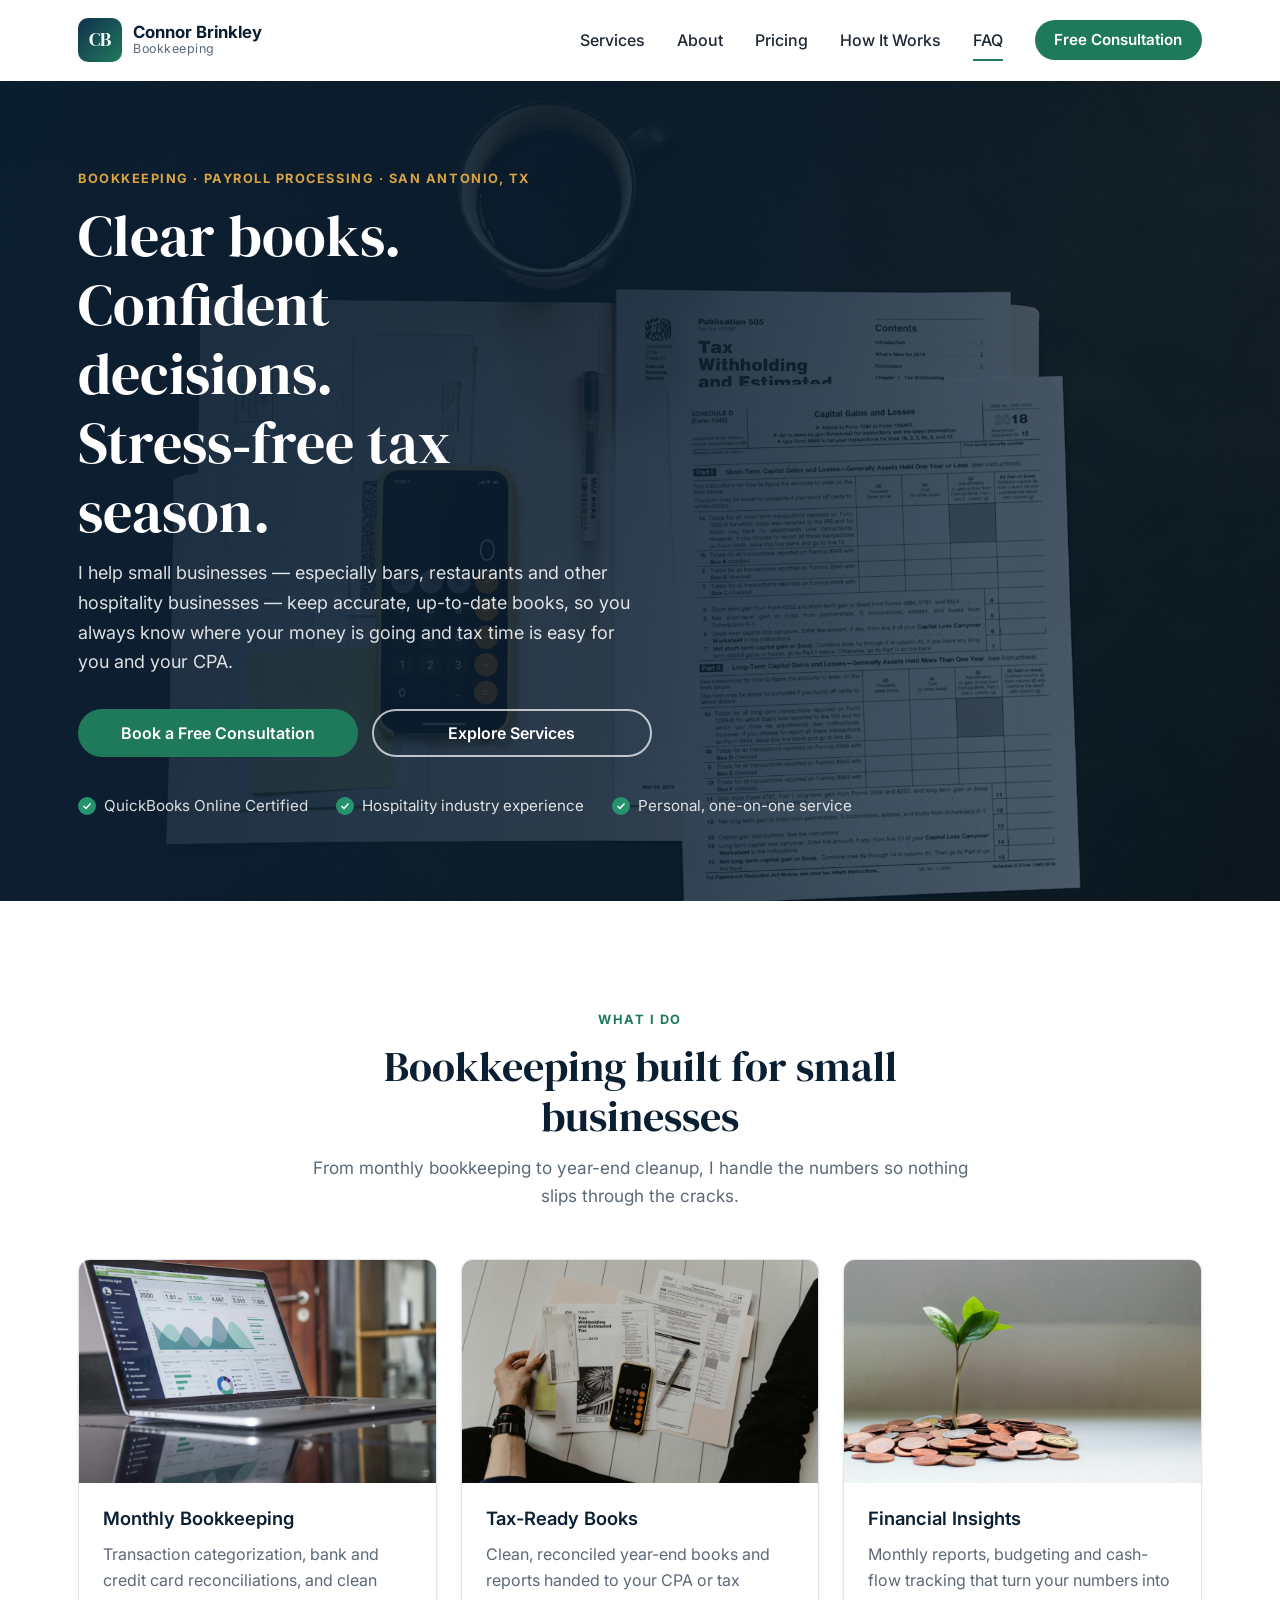
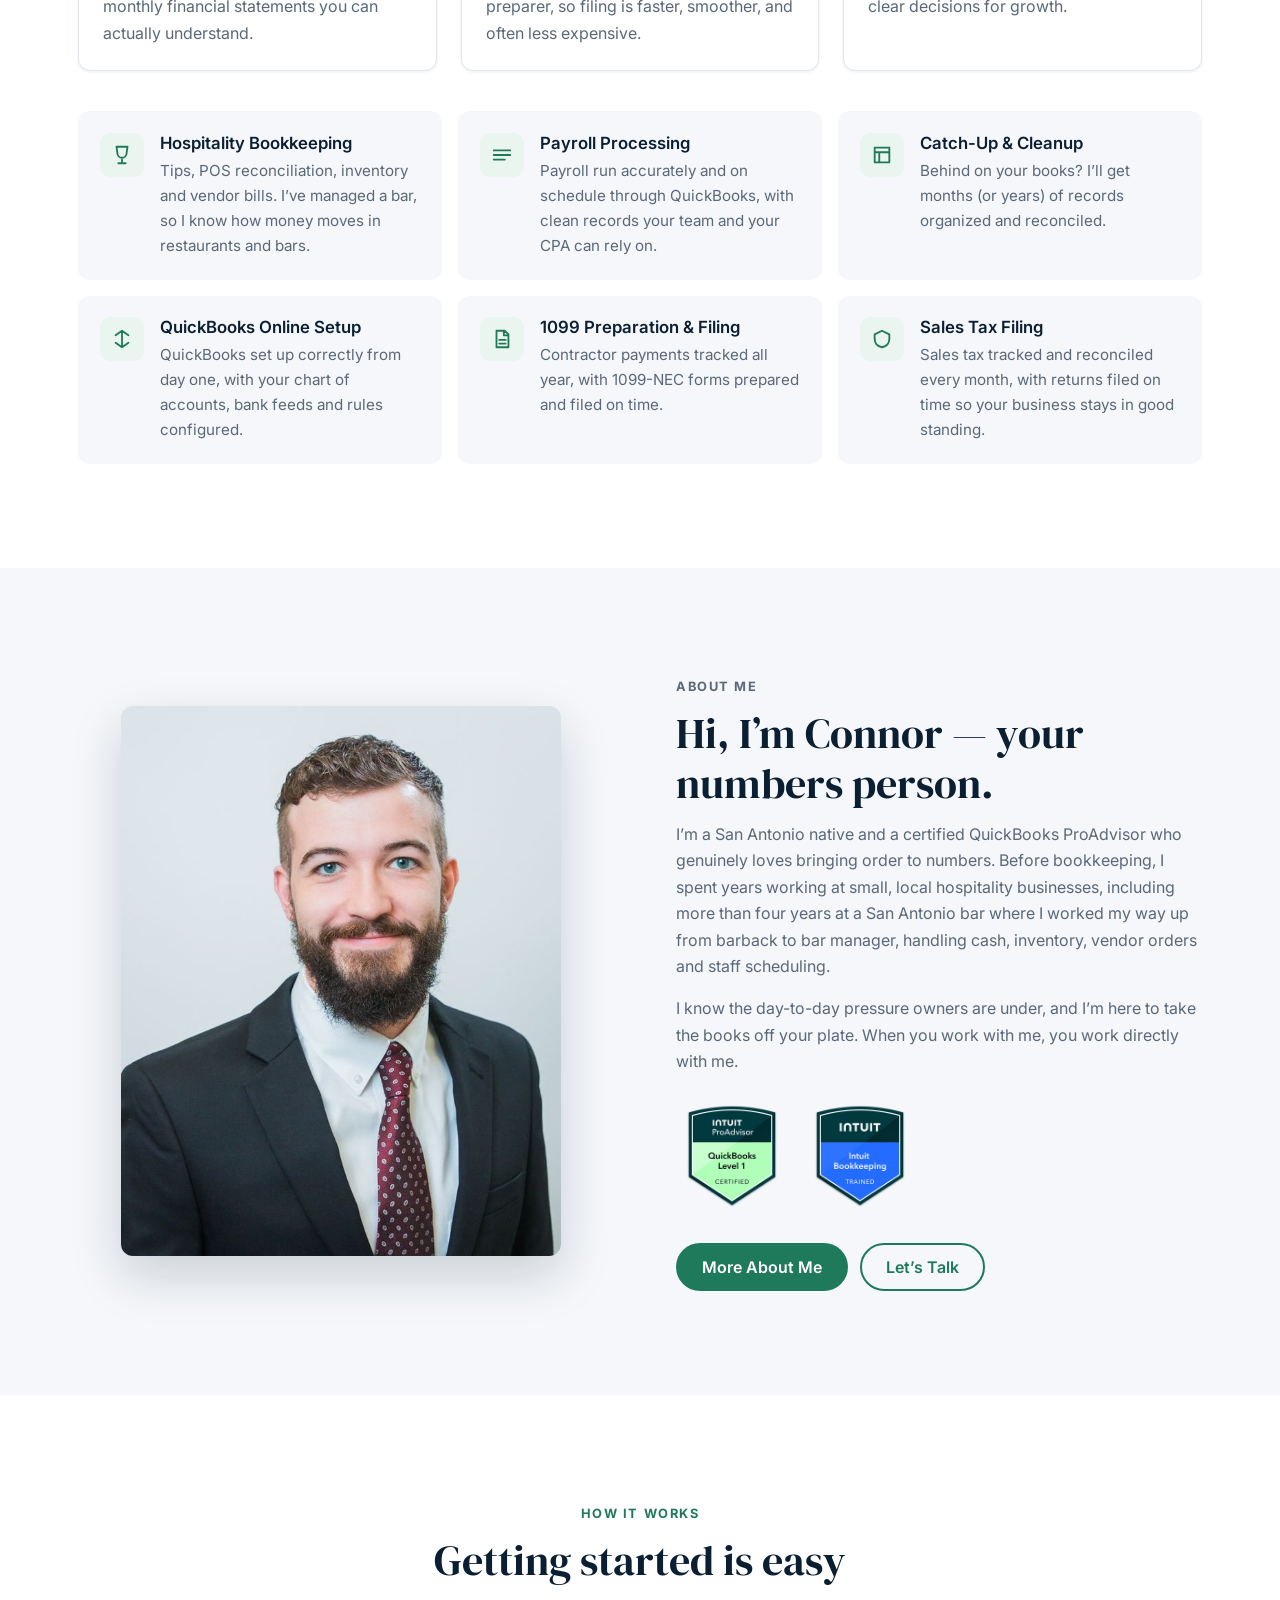
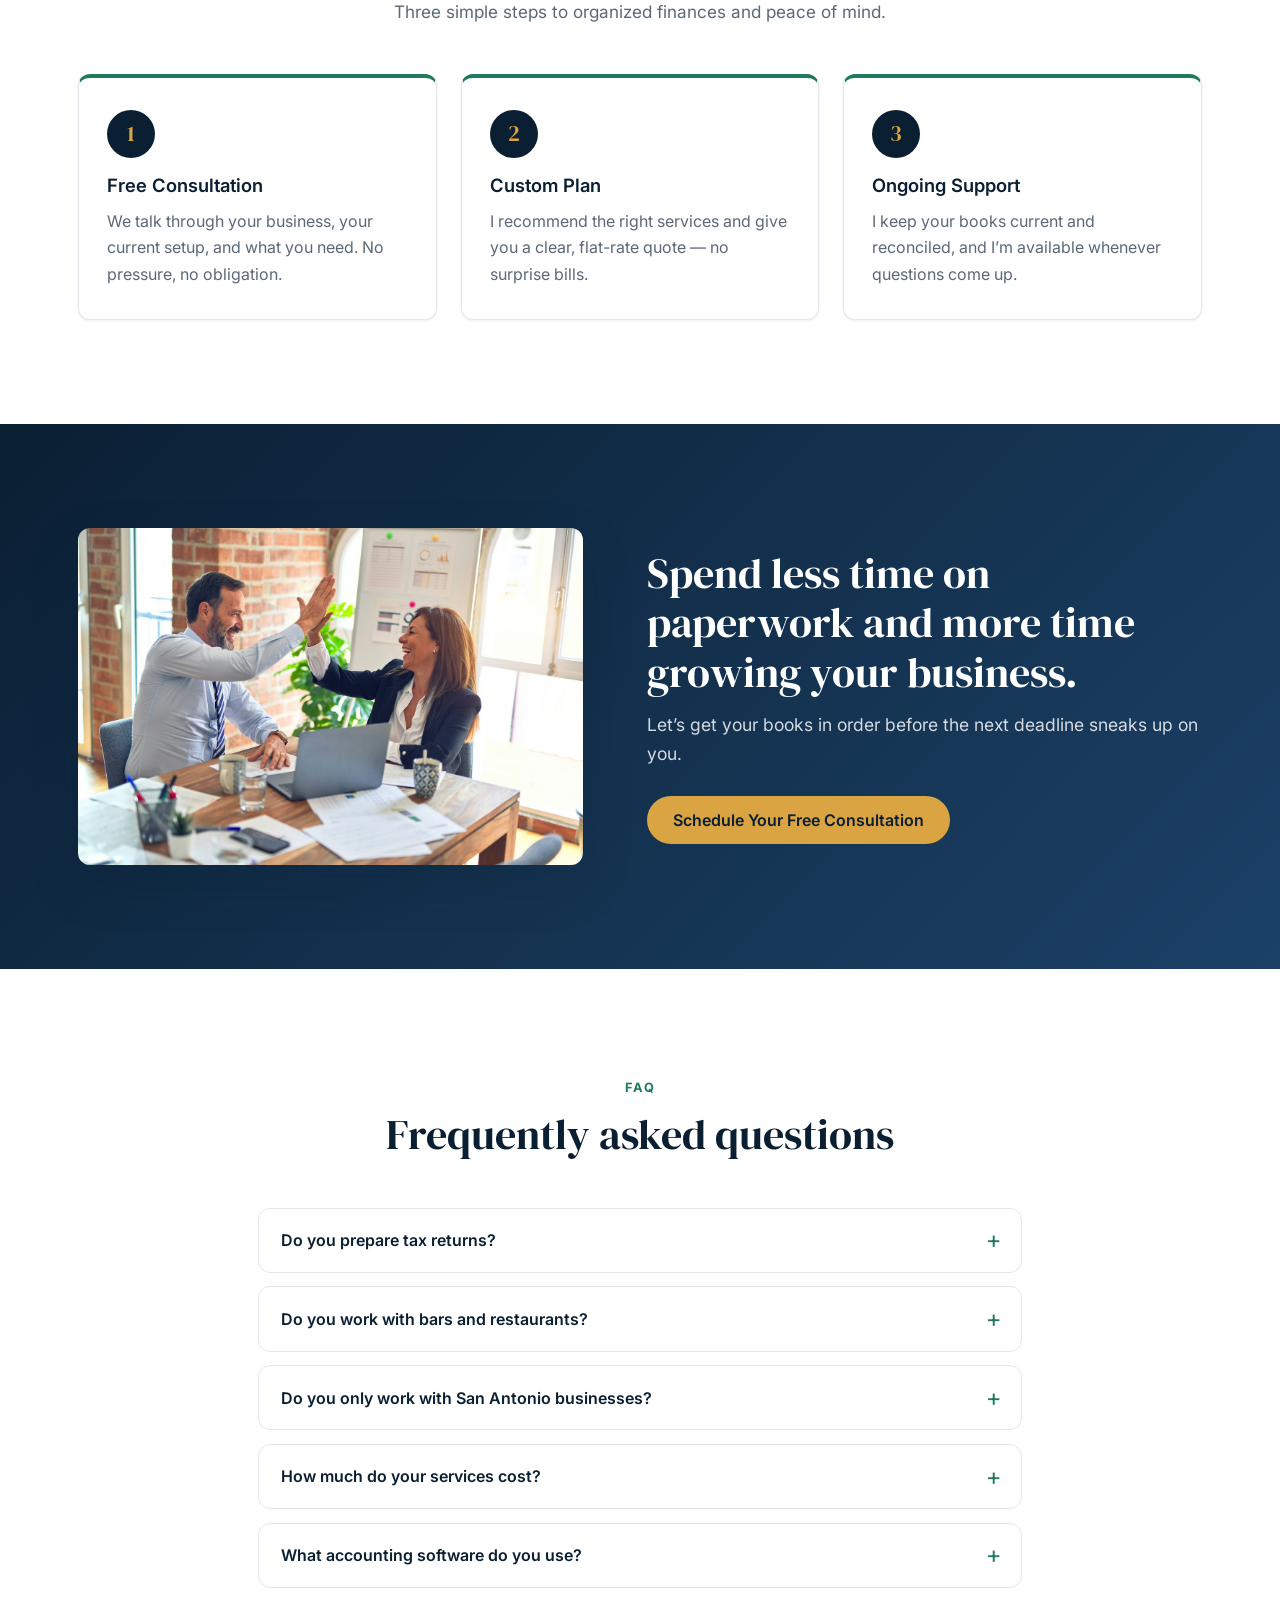
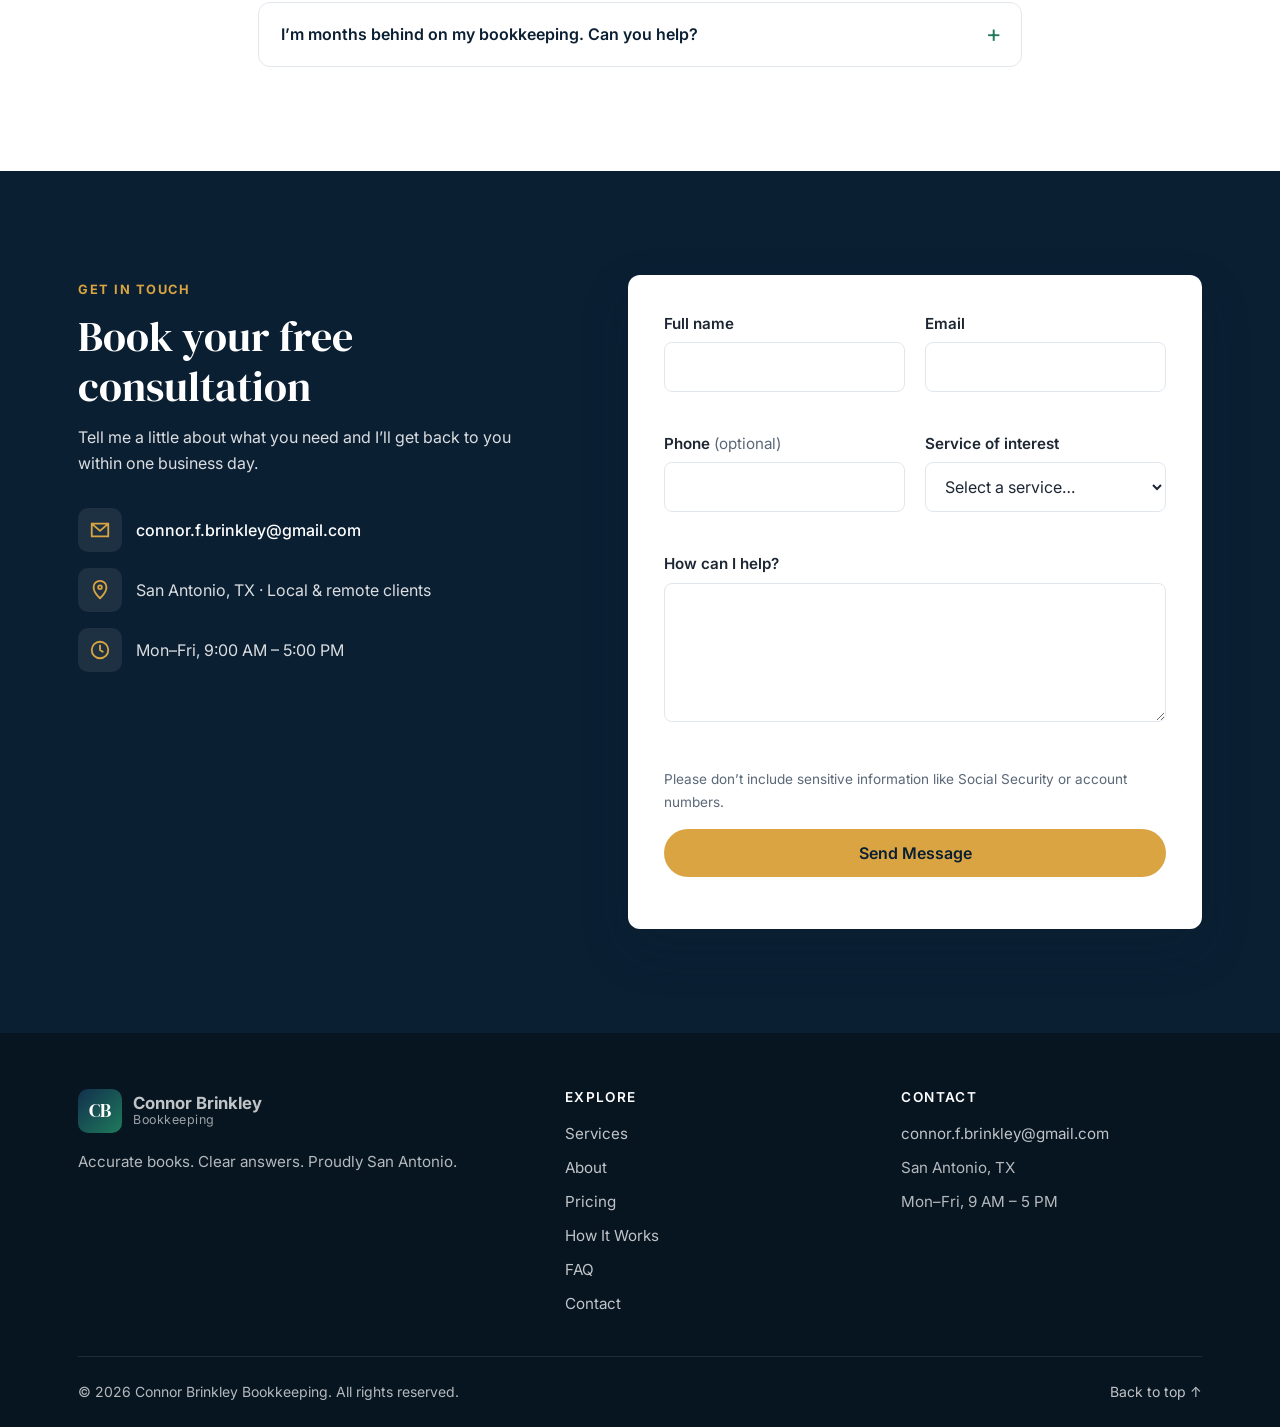
<file: index.html>
<!DOCTYPE html>
<html lang="en">
<head>
  <meta charset="UTF-8">
  <meta name="viewport" content="width=device-width, initial-scale=1.0">
  <title>Connor Brinkley Bookkeeping | San Antonio Bookkeeping &amp; QuickBooks Services</title>
  <meta name="description" content="Accurate, affordable bookkeeping for San Antonio small businesses, with a specialty in bars, restaurants and hospitality. QuickBooks Online certified. Book a free consultation with Connor Brinkley.">

  <meta name="theme-color" content="#0b1f33">

  <!-- Social sharing previews (Facebook, LinkedIn, iMessage, etc.) -->
  <meta property="og:type" content="website">
  <meta property="og:title" content="Connor Brinkley Bookkeeping">
  <meta property="og:description" content="Accurate, affordable bookkeeping for San Antonio small businesses and hospitality owners. QuickBooks Online certified.">
  <meta property="og:image" content="https://mithrilcode.github.io/connor-brinkley-bookkeeping/images/hero-tax-documents.jpg">
  <meta property="og:url" content="https://mithrilcode.github.io/connor-brinkley-bookkeeping/">
  <meta name="twitter:card" content="summary_large_image">

  <link rel="icon" href="images/favicon.svg" type="image/svg+xml">

  <link rel="preconnect" href="https://fonts.googleapis.com">
  <link rel="preconnect" href="https://fonts.gstatic.com" crossorigin>
  <link href="https://fonts.googleapis.com/css2?family=DM+Serif+Display&family=Inter:wght@400;500;600;700&display=swap" rel="stylesheet">
  <link rel="stylesheet" href="css/styles.css">
</head>
<body>
  <a class="skip-link" href="#main">Skip to content</a>

  <!-- ============ HEADER / NAVIGATION ============ -->
  <header class="site-header" id="top">
    <div class="container nav-wrap">
      <a href="index.html" class="logo" aria-label="Connor Brinkley Bookkeeping home">
        <span class="logo-mark" aria-hidden="true">CB</span>
        <span class="logo-text">
          <strong>Connor Brinkley</strong>
          <small>Bookkeeping</small>
        </span>
      </a>

      <button class="nav-toggle" aria-controls="primary-nav" aria-expanded="false">
        <span class="sr-only">Open menu</span>
        <span class="bar"></span><span class="bar"></span><span class="bar"></span>
      </button>

      <nav class="primary-nav" id="primary-nav" aria-label="Primary">
        <ul>
          <li><a href="#services">Services</a></li>
          <li><a href="about.html">About</a></li>
          <li><a href="pricing.html">Pricing</a></li>
          <li><a href="#process">How It Works</a></li>
          <li><a href="#faq">FAQ</a></li>
          <li><a href="#contact" class="btn btn-primary btn-sm">Free Consultation</a></li>
        </ul>
      </nav>
    </div>
  </header>

  <main id="main">
    <!-- ============ HERO ============ -->
    <section class="hero">
      <div class="container hero-content">
        <p class="eyebrow">Bookkeeping &middot; Payroll Processing &middot; San Antonio, TX</p>
        <h1>Clear books. Confident decisions. Stress&#8209;free tax season.</h1>
        <p class="lead">
          I help small businesses &mdash; especially bars, restaurants and other hospitality
          businesses &mdash; keep accurate, up-to-date books, so you always know where your
          money is going and tax time is easy for you and your CPA.
        </p>
        <div class="hero-actions">
          <a href="#contact" class="btn btn-primary">Book a Free Consultation</a>
          <a href="#services" class="btn btn-outline-light">Explore Services</a>
        </div>
        <ul class="hero-points">
          <li>QuickBooks Online Certified</li>
          <li>Hospitality industry experience</li>
          <li>Personal, one-on-one service</li>
        </ul>
      </div>
    </section>

    <!-- ============ SERVICES ============ -->
    <section class="section" id="services">
      <div class="container">
        <header class="section-head">
          <p class="eyebrow">What I Do</p>
          <h2>Bookkeeping built for small businesses</h2>
          <p>From monthly bookkeeping to year-end cleanup, I handle the numbers so nothing slips through the cracks.</p>
        </header>

        <div class="feature-grid">
          <article class="feature-card">
            <img src="images/service-bookkeeping.jpg" alt="Laptop displaying financial reports and charts" loading="lazy" width="1000" height="712">
            <div class="feature-body">
              <h3>Monthly Bookkeeping</h3>
              <p>Transaction categorization, bank and credit card reconciliations, and clean monthly financial statements you can actually understand.</p>
            </div>
          </article>
          <article class="feature-card">
            <img src="images/service-tax-preparation.jpg" alt="Tax forms and a calculator on a desk" loading="lazy" width="1000" height="574">
            <div class="feature-body">
              <h3>Tax-Ready Books</h3>
              <p>Clean, reconciled year-end books and reports handed to your CPA or tax preparer, so filing is faster, smoother, and often less expensive.</p>
            </div>
          </article>
          <article class="feature-card">
            <img src="images/service-financial-growth.jpg" alt="Green plant growing out of a pile of coins" loading="lazy" width="1000" height="667">
            <div class="feature-body">
              <h3>Financial Insights</h3>
              <p>Monthly reports, budgeting and cash-flow tracking that turn your numbers into clear decisions for growth.</p>
            </div>
          </article>
        </div>

        <div class="service-list">
          <div class="service-item">
            <span class="icon" aria-hidden="true">
              <svg viewBox="0 0 24 24"><path d="M8 21h8M12 17v4M6 3h12l-1 7a5 5 0 0 1-10 0z" /></svg>
            </span>
            <div>
              <h3>Hospitality Bookkeeping</h3>
              <p>Tips, POS reconciliation, inventory and vendor bills. I&rsquo;ve managed a bar, so I know how money moves in restaurants and bars.</p>
            </div>
          </div>
          <div class="service-item">
            <span class="icon" aria-hidden="true">
              <svg viewBox="0 0 24 24"><path d="M3 7h18M3 12h18M3 17h12" /></svg>
            </span>
            <div>
              <h3>Payroll Processing</h3>
              <p>Payroll run accurately and on schedule through QuickBooks, with clean records your team and your CPA can rely on.</p>
            </div>
          </div>
          <div class="service-item">
            <span class="icon" aria-hidden="true">
              <svg viewBox="0 0 24 24"><path d="M4 4h16v16H4zM4 9h16M9 9v11" /></svg>
            </span>
            <div>
              <h3>Catch-Up &amp; Cleanup</h3>
              <p>Behind on your books? I&rsquo;ll get months (or years) of records organized and reconciled.</p>
            </div>
          </div>
          <div class="service-item">
            <span class="icon" aria-hidden="true">
              <svg viewBox="0 0 24 24"><path d="M12 3v18M5 8l7-5 7 5M5 16l7 5 7-5" /></svg>
            </span>
            <div>
              <h3>QuickBooks Online Setup</h3>
              <p>QuickBooks set up correctly from day one, with your chart of accounts, bank feeds and rules configured.</p>
            </div>
          </div>
          <div class="service-item">
            <span class="icon" aria-hidden="true">
              <svg viewBox="0 0 24 24"><path d="M6 3h9l4 4v14H6zM14 3v5h5M9 13h7M9 17h7" /></svg>
            </span>
            <div>
              <h3>1099 Preparation &amp; Filing</h3>
              <p>Contractor payments tracked all year, with 1099-NEC forms prepared and filed on time.</p>
            </div>
          </div>
          <div class="service-item">
            <span class="icon" aria-hidden="true">
              <svg viewBox="0 0 24 24"><path d="M12 3l8 4v5c0 5-3.5 8-8 9-4.5-1-8-4-8-9V7z" /></svg>
            </span>
            <div>
              <h3>Sales Tax Filing</h3>
              <p>Sales tax tracked and reconciled every month, with returns filed on time so your business stays in good standing.</p>
            </div>
          </div>
        </div>
      </div>
    </section>

    <!-- ============ ABOUT (homepage teaser) ============ -->
    <section class="section section-alt" id="about">
      <div class="container split">
        <div class="split-media">
          <img class="headshot" src="images/connor-brinkley-headshot.jpg" alt="Headshot of Connor Brinkley" loading="lazy" width="640" height="800">
        </div>
        <div class="split-content">
          <p class="eyebrow">About Me</p>
          <h2>Hi, I&rsquo;m Connor &mdash; your numbers person.</h2>
          <p>
            I&rsquo;m a San Antonio native and a certified QuickBooks ProAdvisor who genuinely
            loves bringing order to numbers. Before bookkeeping, I spent years working at small,
            local hospitality businesses, including more than four years at a San Antonio bar where
            I worked my way up from barback to bar manager, handling cash, inventory, vendor
            orders and staff scheduling.
          </p>
          <p>
            I know the day-to-day pressure owners are under, and I&rsquo;m here to take the
            books off your plate. When you work with me, you work directly with me.
          </p>
          <ul class="badge-row" aria-label="Certifications">
            <li><img src="images/badge-quickbooks-level-1.png" alt="Intuit ProAdvisor QuickBooks Level 1 Certified badge" loading="lazy" width="480" height="480"></li>
            <li><img src="images/badge-intuit-bookkeeping.png" alt="Intuit Bookkeeping Trained badge" loading="lazy" width="480" height="480"></li>
          </ul>
          <div class="btn-group">
            <a href="about.html" class="btn btn-primary">More About Me</a>
            <a href="#contact" class="btn btn-outline">Let&rsquo;s Talk</a>
          </div>
        </div>
      </div>
    </section>

    <!-- ============ PROCESS ============ -->
    <section class="section" id="process">
      <div class="container">
        <header class="section-head">
          <p class="eyebrow">How It Works</p>
          <h2>Getting started is easy</h2>
          <p>Three simple steps to organized finances and peace of mind.</p>
        </header>
        <ol class="steps">
          <li class="step">
            <span class="step-num">1</span>
            <h3>Free Consultation</h3>
            <p>We talk through your business, your current setup, and what you need. No pressure, no obligation.</p>
          </li>
          <li class="step">
            <span class="step-num">2</span>
            <h3>Custom Plan</h3>
            <p>I recommend the right services and give you a clear, flat-rate quote &mdash; no surprise bills.</p>
          </li>
          <li class="step">
            <span class="step-num">3</span>
            <h3>Ongoing Support</h3>
            <p>I keep your books current and reconciled, and I&rsquo;m available whenever questions come up.</p>
          </li>
        </ol>
      </div>
    </section>

    <!-- ============ CTA BANNER ============ -->
    <section class="cta-banner">
      <div class="container cta-inner">
        <div class="cta-media">
          <img src="images/clients-collaboration.jpg" alt="Two professionals celebrating good results at a desk" loading="lazy" width="1400" height="933">
        </div>
        <div class="cta-content">
          <h2>Spend less time on paperwork and more time growing your business.</h2>
          <p>Let&rsquo;s get your books in order before the next deadline sneaks up on you.</p>
          <a href="#contact" class="btn btn-accent">Schedule Your Free Consultation</a>
        </div>
      </div>
    </section>

    <!-- ============ FAQ ============ -->
    <section class="section" id="faq">
      <div class="container narrow">
        <header class="section-head">
          <p class="eyebrow">FAQ</p>
          <h2>Frequently asked questions</h2>
        </header>
        <div class="faq-list">
          <details>
            <summary>Do you prepare tax returns?</summary>
            <p>I focus on bookkeeping. I don&rsquo;t prepare income tax returns, but I keep your books clean, reconciled and organized all year, then give your CPA or tax preparer exactly what they need. That usually makes filing faster and less expensive.</p>
          </details>
          <details>
            <summary>Do you work with bars and restaurants?</summary>
            <p>Yes, it&rsquo;s my specialty. I spent more than four years at a local bar, working my way up to bar manager, so I understand tips, POS systems, inventory, vendor bills and the cash flow swings that come with hospitality.</p>
          </details>
          <details>
            <summary>Do you only work with San Antonio businesses?</summary>
            <p>I&rsquo;m based in San Antonio and happy to meet local clients in person, but bookkeeping works great remotely too, so I can help businesses anywhere in the U.S.</p>
          </details>
          <details>
            <summary>How much do your services cost?</summary>
            <p>Pricing depends on the size and complexity of your books and the services you need. After a free consultation, I&rsquo;ll give you a flat-rate quote so you always know what to expect.</p>
          </details>
          <details>
            <summary>What accounting software do you use?</summary>
            <p>I specialize in QuickBooks Online and I&rsquo;m an Intuit-certified QuickBooks ProAdvisor. If you don&rsquo;t have software yet, I&rsquo;ll help you get set up the right way.</p>
          </details>
          <details>
            <summary>I&rsquo;m months behind on my bookkeeping. Can you help?</summary>
            <p>Absolutely. I&rsquo;ll get everything reconciled and up to date, then keep it that way.</p>
          </details>
        </div>
      </div>
    </section>

    <!-- ============ CONTACT ============ -->
    <section class="section section-dark" id="contact">
      <div class="container contact-grid">
        <div class="contact-info">
          <p class="eyebrow">Get In Touch</p>
          <h2>Book your free consultation</h2>
          <p>Tell me a little about what you need and I&rsquo;ll get back to you within one business day.</p>

          <ul class="contact-details">
            <li>
              <span class="icon" aria-hidden="true"><svg viewBox="0 0 24 24"><path d="M3 5h18v14H3zM3 5l9 8 9-8" /></svg></span>
              <a href="mailto:connor.f.brinkley@gmail.com">connor.f.brinkley@gmail.com</a>
            </li>
            <li>
              <span class="icon" aria-hidden="true"><svg viewBox="0 0 24 24"><path d="M12 21s-7-6.5-7-12a7 7 0 0 1 14 0c0 5.5-7 12-7 12zM12 11a2 2 0 1 0 0-4 2 2 0 0 0 0 4" /></svg></span>
              <span>San Antonio, TX &middot; Local &amp; remote clients</span>
            </li>
            <li>
              <span class="icon" aria-hidden="true"><svg viewBox="0 0 24 24"><path d="M12 3a9 9 0 1 0 0 18 9 9 0 0 0 0-18zM12 7v5l3 2" /></svg></span>
              <span>Mon&ndash;Fri, 9:00 AM &ndash; 5:00 PM</span>
            </li>
          </ul>
        </div>

        <!-- The form posts to Formspree (free). Replace YOUR_FORM_ID with your own form ID;
             until then, submissions open the visitor's email app instead. See README. -->
        <form class="contact-form" id="contact-form" action="https://formspree.io/f/YOUR_FORM_ID" method="POST" novalidate>
          <div class="form-row">
            <div class="field">
              <label for="name">Full name</label>
              <input type="text" id="name" name="name" autocomplete="name" required>
              <span class="error" aria-live="polite"></span>
            </div>
            <div class="field">
              <label for="email">Email</label>
              <input type="email" id="email" name="email" autocomplete="email" required>
              <span class="error" aria-live="polite"></span>
            </div>
          </div>
          <div class="form-row">
            <div class="field">
              <label for="phone">Phone <span class="optional">(optional)</span></label>
              <input type="tel" id="phone" name="phone" autocomplete="tel">
              <span class="error" aria-live="polite"></span>
            </div>
            <div class="field">
              <label for="service">Service of interest</label>
              <select id="service" name="service" required>
                <option value="">Select a service&hellip;</option>
                <option>Monthly Bookkeeping</option>
                <option>Hospitality Bookkeeping</option>
                <option>Tax-Ready Books / Year-End</option>
                <option>Catch-Up &amp; Cleanup</option>
                <option>Payroll Processing</option>
                <option>QuickBooks Online Setup</option>
                <option>Something else</option>
              </select>
              <span class="error" aria-live="polite"></span>
            </div>
          </div>
          <div class="field">
            <label for="message">How can I help?</label>
            <textarea id="message" name="message" rows="5" required></textarea>
            <span class="error" aria-live="polite"></span>
          </div>
          <p class="form-note">Please don&rsquo;t include sensitive information like Social Security or account numbers.</p>
          <button type="submit" class="btn btn-accent btn-block">Send Message</button>
          <p class="form-status" role="status" aria-live="polite"></p>
        </form>
      </div>
    </section>
  </main>

  <!-- ============ FOOTER ============ -->
  <footer class="site-footer">
    <div class="container footer-grid">
      <div>
        <a href="index.html" class="logo logo-light">
          <span class="logo-mark" aria-hidden="true">CB</span>
          <span class="logo-text">
            <strong>Connor Brinkley</strong>
            <small>Bookkeeping</small>
          </span>
        </a>
        <p class="footer-tag">Accurate books. Clear answers. Proudly San Antonio.</p>
      </div>
      <nav aria-label="Footer">
        <h3>Explore</h3>
        <ul>
          <li><a href="#services">Services</a></li>
          <li><a href="about.html">About</a></li>
          <li><a href="pricing.html">Pricing</a></li>
          <li><a href="#process">How It Works</a></li>
          <li><a href="#faq">FAQ</a></li>
          <li><a href="#contact">Contact</a></li>
        </ul>
      </nav>
      <div>
        <h3>Contact</h3>
        <ul>
          <li><a href="mailto:connor.f.brinkley@gmail.com">connor.f.brinkley@gmail.com</a></li>
          <li>San Antonio, TX</li>
          <li>Mon&ndash;Fri, 9 AM &ndash; 5 PM</li>
        </ul>
      </div>
    </div>
    <div class="container footer-bottom">
      <p>&copy; <span id="year">2026</span> Connor Brinkley Bookkeeping. All rights reserved.</p>
      <a href="#top" class="back-to-top">Back to top &uarr;</a>
    </div>
  </footer>

  <script src="js/main.js" defer></script>
</body>
</html>
</file>
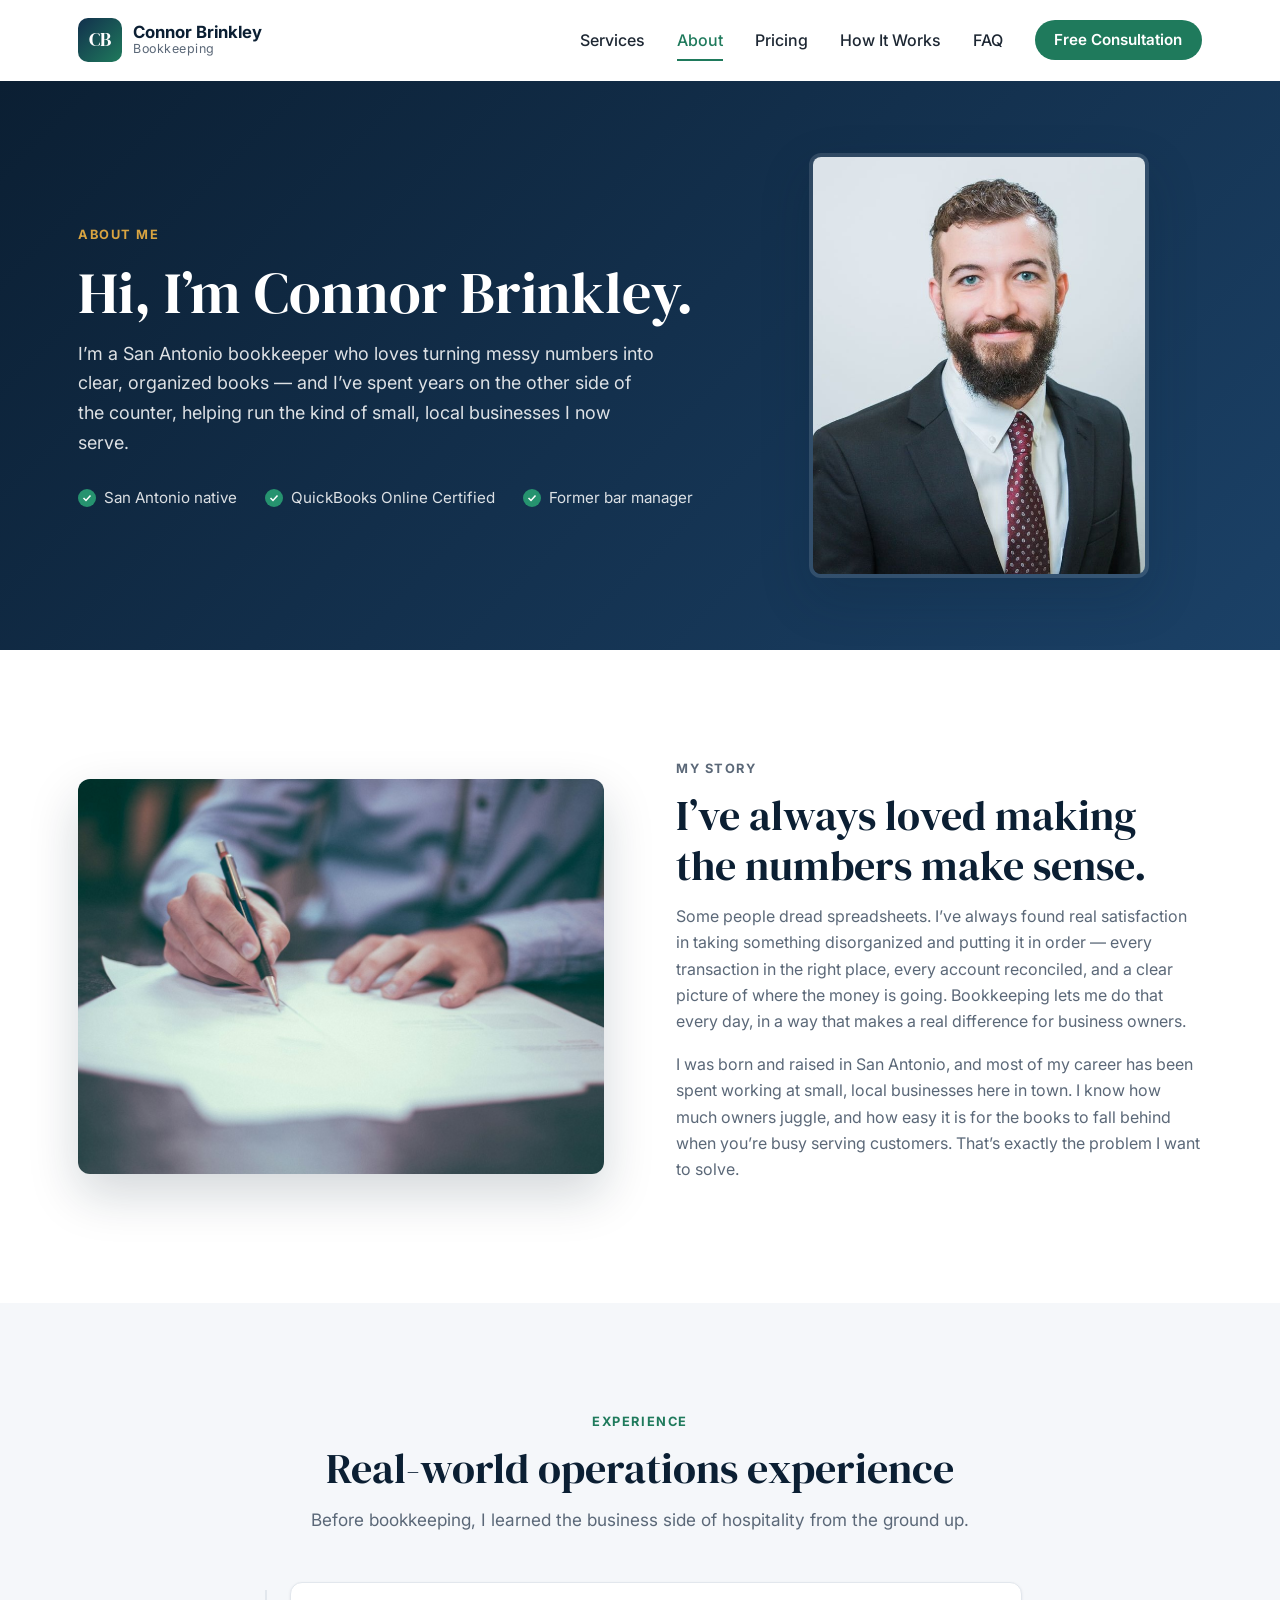
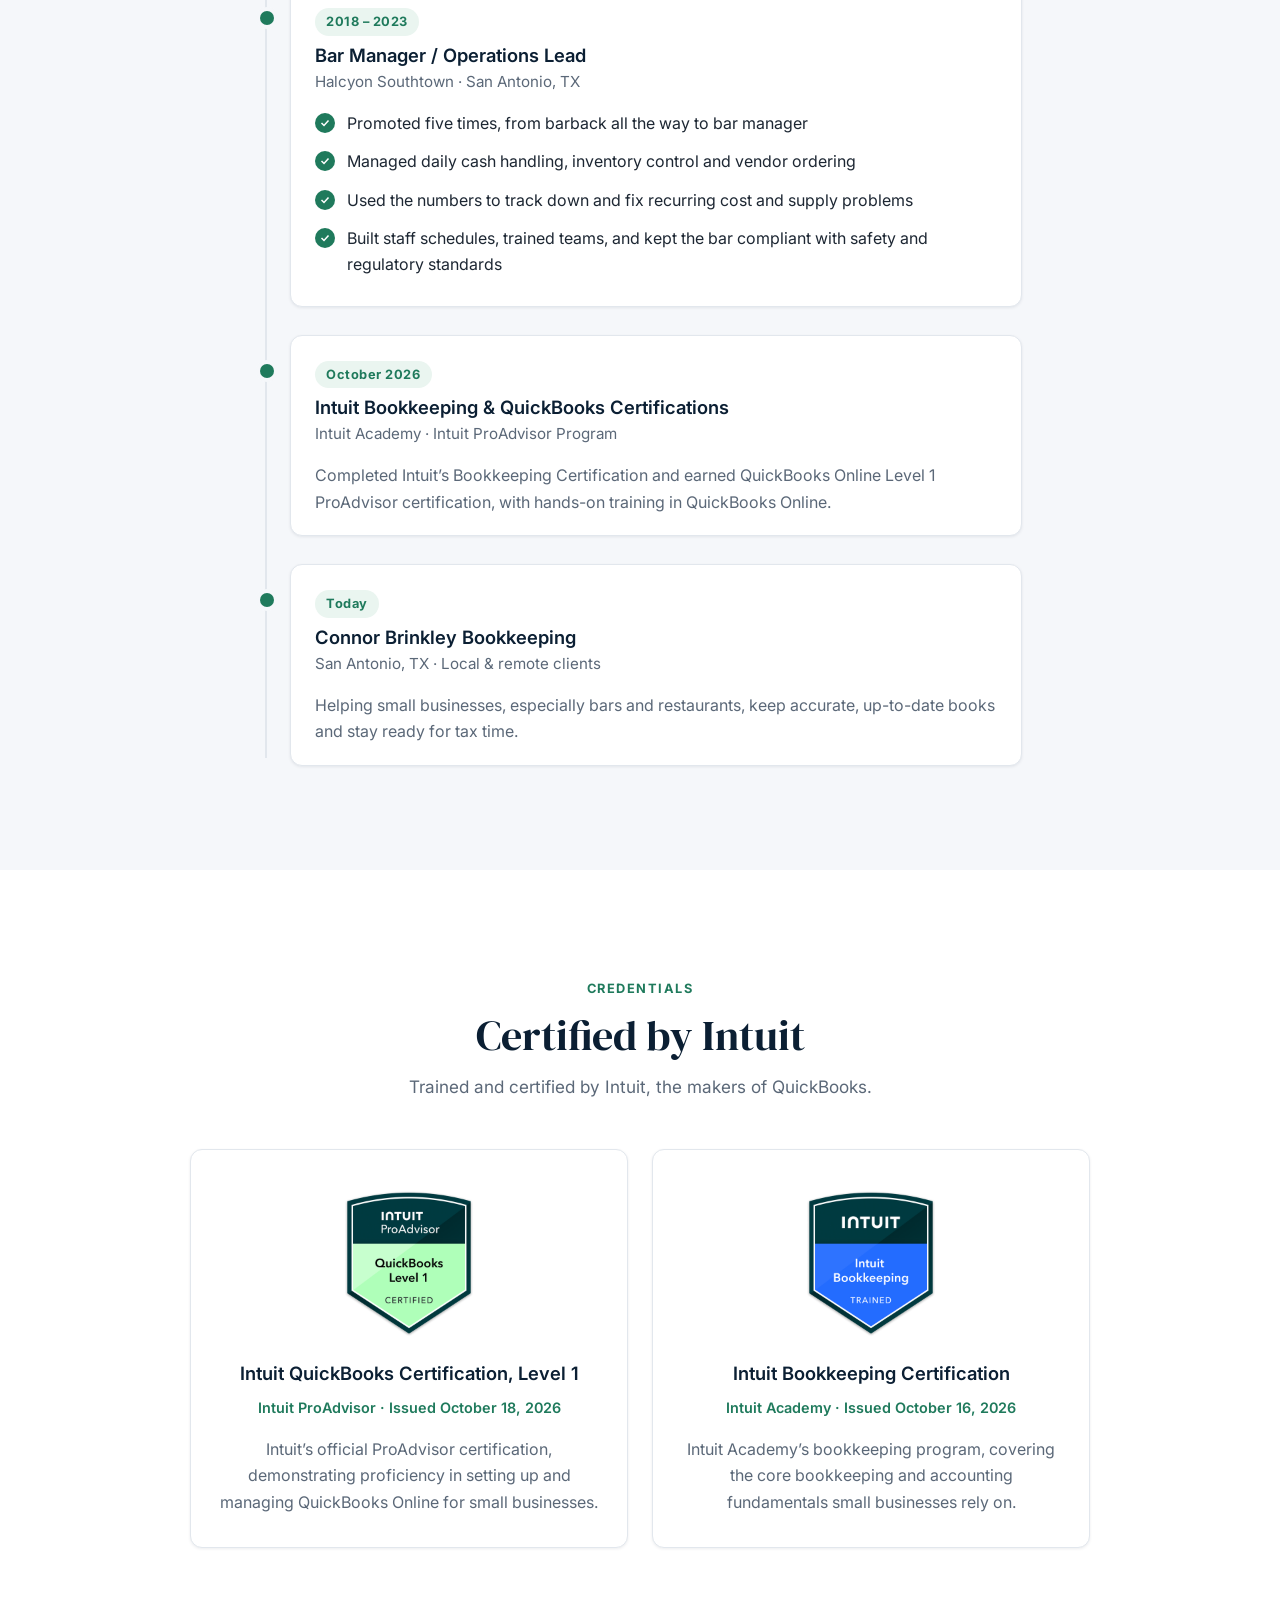
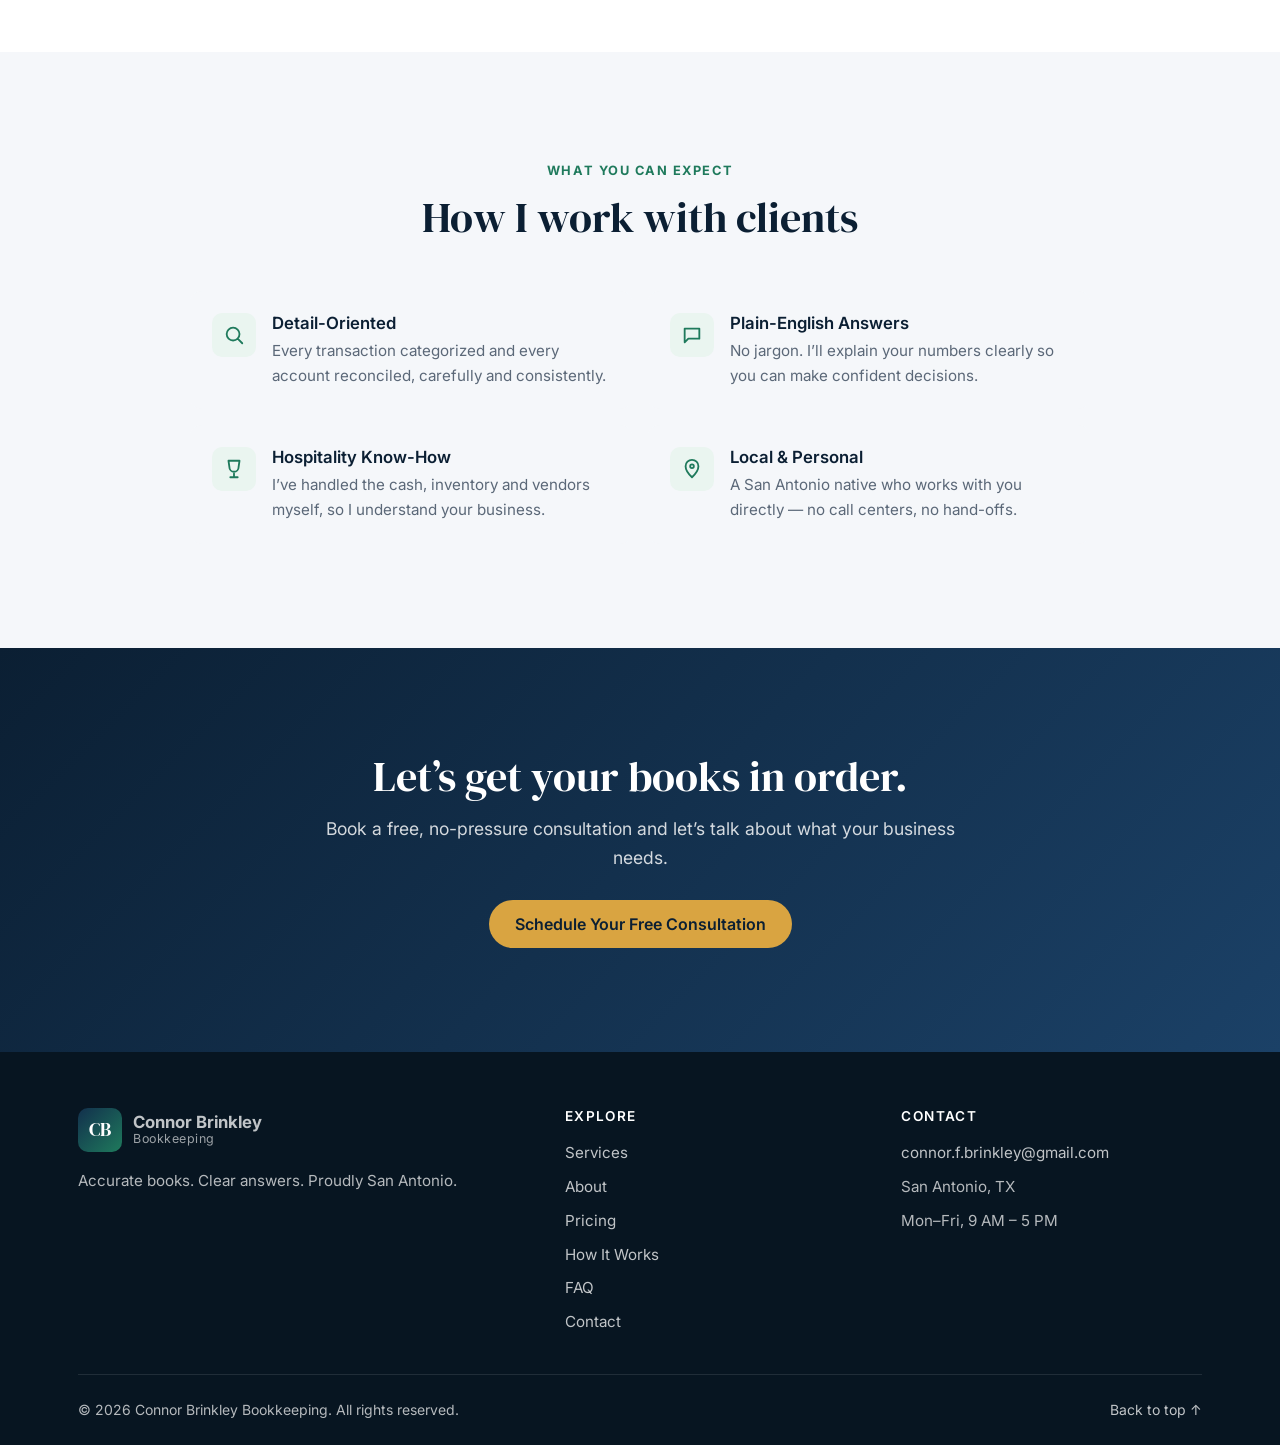
<file: about.html>
<!DOCTYPE html>
<html lang="en">
<head>
  <meta charset="UTF-8">
  <meta name="viewport" content="width=device-width, initial-scale=1.0">
  <title>About Connor Brinkley | San Antonio Bookkeeper &amp; QuickBooks ProAdvisor</title>
  <meta name="description" content="Meet Connor Brinkley, a San Antonio native and certified QuickBooks ProAdvisor with years of hands-on experience running small, local hospitality businesses.">

  <meta name="theme-color" content="#0b1f33">

  <meta property="og:type" content="profile">
  <meta property="og:title" content="About Connor Brinkley | Connor Brinkley Bookkeeping">
  <meta property="og:description" content="San Antonio native, certified QuickBooks ProAdvisor, and former bar manager who loves bringing order to numbers.">
  <meta property="og:image" content="https://mithrilcode.github.io/connor-brinkley-bookkeeping/images/connor-brinkley-headshot.jpg">
  <meta property="og:url" content="https://mithrilcode.github.io/connor-brinkley-bookkeeping/about.html">
  <meta name="twitter:card" content="summary">

  <link rel="icon" href="images/favicon.svg" type="image/svg+xml">

  <link rel="preconnect" href="https://fonts.googleapis.com">
  <link rel="preconnect" href="https://fonts.gstatic.com" crossorigin>
  <link href="https://fonts.googleapis.com/css2?family=DM+Serif+Display&family=Inter:wght@400;500;600;700&display=swap" rel="stylesheet">
  <link rel="stylesheet" href="css/styles.css">
</head>
<body>
  <a class="skip-link" href="#main">Skip to content</a>

  <!-- ============ HEADER / NAVIGATION ============ -->
  <header class="site-header" id="top">
    <div class="container nav-wrap">
      <a href="index.html" class="logo" aria-label="Connor Brinkley Bookkeeping home">
        <span class="logo-mark" aria-hidden="true">CB</span>
        <span class="logo-text">
          <strong>Connor Brinkley</strong>
          <small>Bookkeeping</small>
        </span>
      </a>

      <button class="nav-toggle" aria-controls="primary-nav" aria-expanded="false">
        <span class="sr-only">Open menu</span>
        <span class="bar"></span><span class="bar"></span><span class="bar"></span>
      </button>

      <nav class="primary-nav" id="primary-nav" aria-label="Primary">
        <ul>
          <li><a href="index.html#services">Services</a></li>
          <li><a href="about.html" class="active" aria-current="page">About</a></li>
          <li><a href="pricing.html">Pricing</a></li>
          <li><a href="index.html#process">How It Works</a></li>
          <li><a href="index.html#faq">FAQ</a></li>
          <li><a href="index.html#contact" class="btn btn-primary btn-sm">Free Consultation</a></li>
        </ul>
      </nav>
    </div>
  </header>

  <main id="main">
    <!-- ============ PAGE HERO ============ -->
    <section class="page-hero">
      <div class="container page-hero-grid">
        <div class="page-hero-text">
          <p class="eyebrow">About Me</p>
          <h1>Hi, I&rsquo;m Connor Brinkley.</h1>
          <p class="lead">
            I&rsquo;m a San Antonio bookkeeper who loves turning messy numbers into clear,
            organized books &mdash; and I&rsquo;ve spent years on the other side of the counter,
            helping run the kind of small, local businesses I now serve.
          </p>
          <ul class="hero-points">
            <li>San Antonio native</li>
            <li>QuickBooks Online Certified</li>
            <li>Former bar manager</li>
          </ul>
        </div>
        <div class="page-hero-photo">
          <img src="images/connor-brinkley-headshot.jpg" alt="Headshot of Connor Brinkley" width="640" height="800">
        </div>
      </div>
    </section>

    <!-- ============ MY STORY ============ -->
    <section class="section">
      <div class="container split">
        <div class="split-media">
          <img src="images/about-signing-documents.jpg" alt="Reviewing financial paperwork at a desk" loading="lazy" width="1200" height="801">
        </div>
        <div class="split-content">
          <p class="eyebrow">My Story</p>
          <h2>I&rsquo;ve always loved making the numbers make sense.</h2>
          <p>
            Some people dread spreadsheets. I&rsquo;ve always found real satisfaction in taking
            something disorganized and putting it in order &mdash; every transaction in the right
            place, every account reconciled, and a clear picture of where the money is going.
            Bookkeeping lets me do that every day, in a way that makes a real difference for
            business owners.
          </p>
          <p>
            I was born and raised in San Antonio, and most of my career has been spent working
            at small, local businesses here in town. I know how much owners juggle, and how easy
            it is for the books to fall behind when you&rsquo;re busy serving customers.
            That&rsquo;s exactly the problem I want to solve.
          </p>
        </div>
      </div>
    </section>

    <!-- ============ EXPERIENCE ============ -->
    <section class="section section-alt">
      <div class="container narrow">
        <header class="section-head">
          <p class="eyebrow">Experience</p>
          <h2>Real-world operations experience</h2>
          <p>Before bookkeeping, I learned the business side of hospitality from the ground up.</p>
        </header>

        <ol class="timeline">
          <li class="timeline-item">
            <span class="timeline-date">2018 &ndash; 2023</span>
            <h3>Bar Manager / Operations Lead</h3>
            <p class="timeline-org">Halcyon Southtown &middot; San Antonio, TX</p>
            <ul class="check-list">
              <li>Promoted five times, from barback all the way to bar manager</li>
              <li>Managed daily cash handling, inventory control and vendor ordering</li>
              <li>Used the numbers to track down and fix recurring cost and supply problems</li>
              <li>Built staff schedules, trained teams, and kept the bar compliant with safety and regulatory standards</li>
            </ul>
          </li>
          <li class="timeline-item">
            <span class="timeline-date">October 2026</span>
            <h3>Intuit Bookkeeping &amp; QuickBooks Certifications</h3>
            <p class="timeline-org">Intuit Academy &middot; Intuit ProAdvisor Program</p>
            <p>Completed Intuit&rsquo;s Bookkeeping Certification and earned QuickBooks Online Level 1 ProAdvisor certification, with hands-on training in QuickBooks Online.</p>
          </li>
          <li class="timeline-item">
            <span class="timeline-date">Today</span>
            <h3>Connor Brinkley Bookkeeping</h3>
            <p class="timeline-org">San Antonio, TX &middot; Local &amp; remote clients</p>
            <p>Helping small businesses, especially bars and restaurants, keep accurate, up-to-date books and stay ready for tax time.</p>
          </li>
        </ol>
      </div>
    </section>

    <!-- ============ CREDENTIALS ============ -->
    <section class="section" id="credentials">
      <div class="container">
        <header class="section-head">
          <p class="eyebrow">Credentials</p>
          <h2>Certified by Intuit</h2>
          <p>Trained and certified by Intuit, the makers of QuickBooks.</p>
        </header>
        <div class="credential-grid">
          <article class="credential-card">
            <img src="images/badge-quickbooks-level-1.png" alt="Intuit ProAdvisor QuickBooks Level 1 Certified badge" loading="lazy" width="480" height="480">
            <h3>Intuit QuickBooks Certification, Level 1</h3>
            <p class="credential-meta">Intuit ProAdvisor &middot; Issued October 18, 2026</p>
            <p>Intuit&rsquo;s official ProAdvisor certification, demonstrating proficiency in setting up and managing QuickBooks Online for small businesses.</p>
          </article>
          <article class="credential-card">
            <img src="images/badge-intuit-bookkeeping.png" alt="Intuit Bookkeeping Trained badge" loading="lazy" width="480" height="480">
            <h3>Intuit Bookkeeping Certification</h3>
            <p class="credential-meta">Intuit Academy &middot; Issued October 16, 2026</p>
            <p>Intuit Academy&rsquo;s bookkeeping program, covering the core bookkeeping and accounting fundamentals small businesses rely on.</p>
          </article>
        </div>
      </div>
    </section>

    <!-- ============ VALUES ============ -->
    <section class="section section-alt">
      <div class="container">
        <header class="section-head">
          <p class="eyebrow">What You Can Expect</p>
          <h2>How I work with clients</h2>
        </header>
        <div class="service-list values-list">
          <div class="service-item">
            <span class="icon" aria-hidden="true"><svg viewBox="0 0 24 24"><path d="M11 4a7 7 0 1 0 0 14 7 7 0 0 0 0-14zM21 21l-5-5" /></svg></span>
            <div>
              <h3>Detail-Oriented</h3>
              <p>Every transaction categorized and every account reconciled, carefully and consistently.</p>
            </div>
          </div>
          <div class="service-item">
            <span class="icon" aria-hidden="true"><svg viewBox="0 0 24 24"><path d="M4 5h16v11H8l-4 4z" /></svg></span>
            <div>
              <h3>Plain-English Answers</h3>
              <p>No jargon. I&rsquo;ll explain your numbers clearly so you can make confident decisions.</p>
            </div>
          </div>
          <div class="service-item">
            <span class="icon" aria-hidden="true"><svg viewBox="0 0 24 24"><path d="M8 21h8M12 17v4M6 3h12l-1 7a5 5 0 0 1-10 0z" /></svg></span>
            <div>
              <h3>Hospitality Know-How</h3>
              <p>I&rsquo;ve handled the cash, inventory and vendors myself, so I understand your business.</p>
            </div>
          </div>
          <div class="service-item">
            <span class="icon" aria-hidden="true"><svg viewBox="0 0 24 24"><path d="M12 21s-7-6.5-7-12a7 7 0 0 1 14 0c0 5.5-7 12-7 12zM12 11a2 2 0 1 0 0-4 2 2 0 0 0 0 4" /></svg></span>
            <div>
              <h3>Local &amp; Personal</h3>
              <p>A San Antonio native who works with you directly &mdash; no call centers, no hand-offs.</p>
            </div>
          </div>
        </div>
      </div>
    </section>

    <!-- ============ CTA ============ -->
    <section class="cta-banner cta-simple">
      <div class="container cta-content">
        <h2>Let&rsquo;s get your books in order.</h2>
        <p>Book a free, no-pressure consultation and let&rsquo;s talk about what your business needs.</p>
        <a href="index.html#contact" class="btn btn-accent">Schedule Your Free Consultation</a>
      </div>
    </section>
  </main>

  <!-- ============ FOOTER ============ -->
  <footer class="site-footer">
    <div class="container footer-grid">
      <div>
        <a href="index.html" class="logo logo-light">
          <span class="logo-mark" aria-hidden="true">CB</span>
          <span class="logo-text">
            <strong>Connor Brinkley</strong>
            <small>Bookkeeping</small>
          </span>
        </a>
        <p class="footer-tag">Accurate books. Clear answers. Proudly San Antonio.</p>
      </div>
      <nav aria-label="Footer">
        <h3>Explore</h3>
        <ul>
          <li><a href="index.html#services">Services</a></li>
          <li><a href="about.html">About</a></li>
          <li><a href="pricing.html">Pricing</a></li>
          <li><a href="index.html#process">How It Works</a></li>
          <li><a href="index.html#faq">FAQ</a></li>
          <li><a href="index.html#contact">Contact</a></li>
        </ul>
      </nav>
      <div>
        <h3>Contact</h3>
        <ul>
          <li><a href="mailto:connor.f.brinkley@gmail.com">connor.f.brinkley@gmail.com</a></li>
          <li>San Antonio, TX</li>
          <li>Mon&ndash;Fri, 9 AM &ndash; 5 PM</li>
        </ul>
      </div>
    </div>
    <div class="container footer-bottom">
      <p>&copy; <span id="year">2026</span> Connor Brinkley Bookkeeping. All rights reserved.</p>
      <a href="#top" class="back-to-top">Back to top &uarr;</a>
    </div>
  </footer>

  <script src="js/main.js" defer></script>
</body>
</html>
</file>
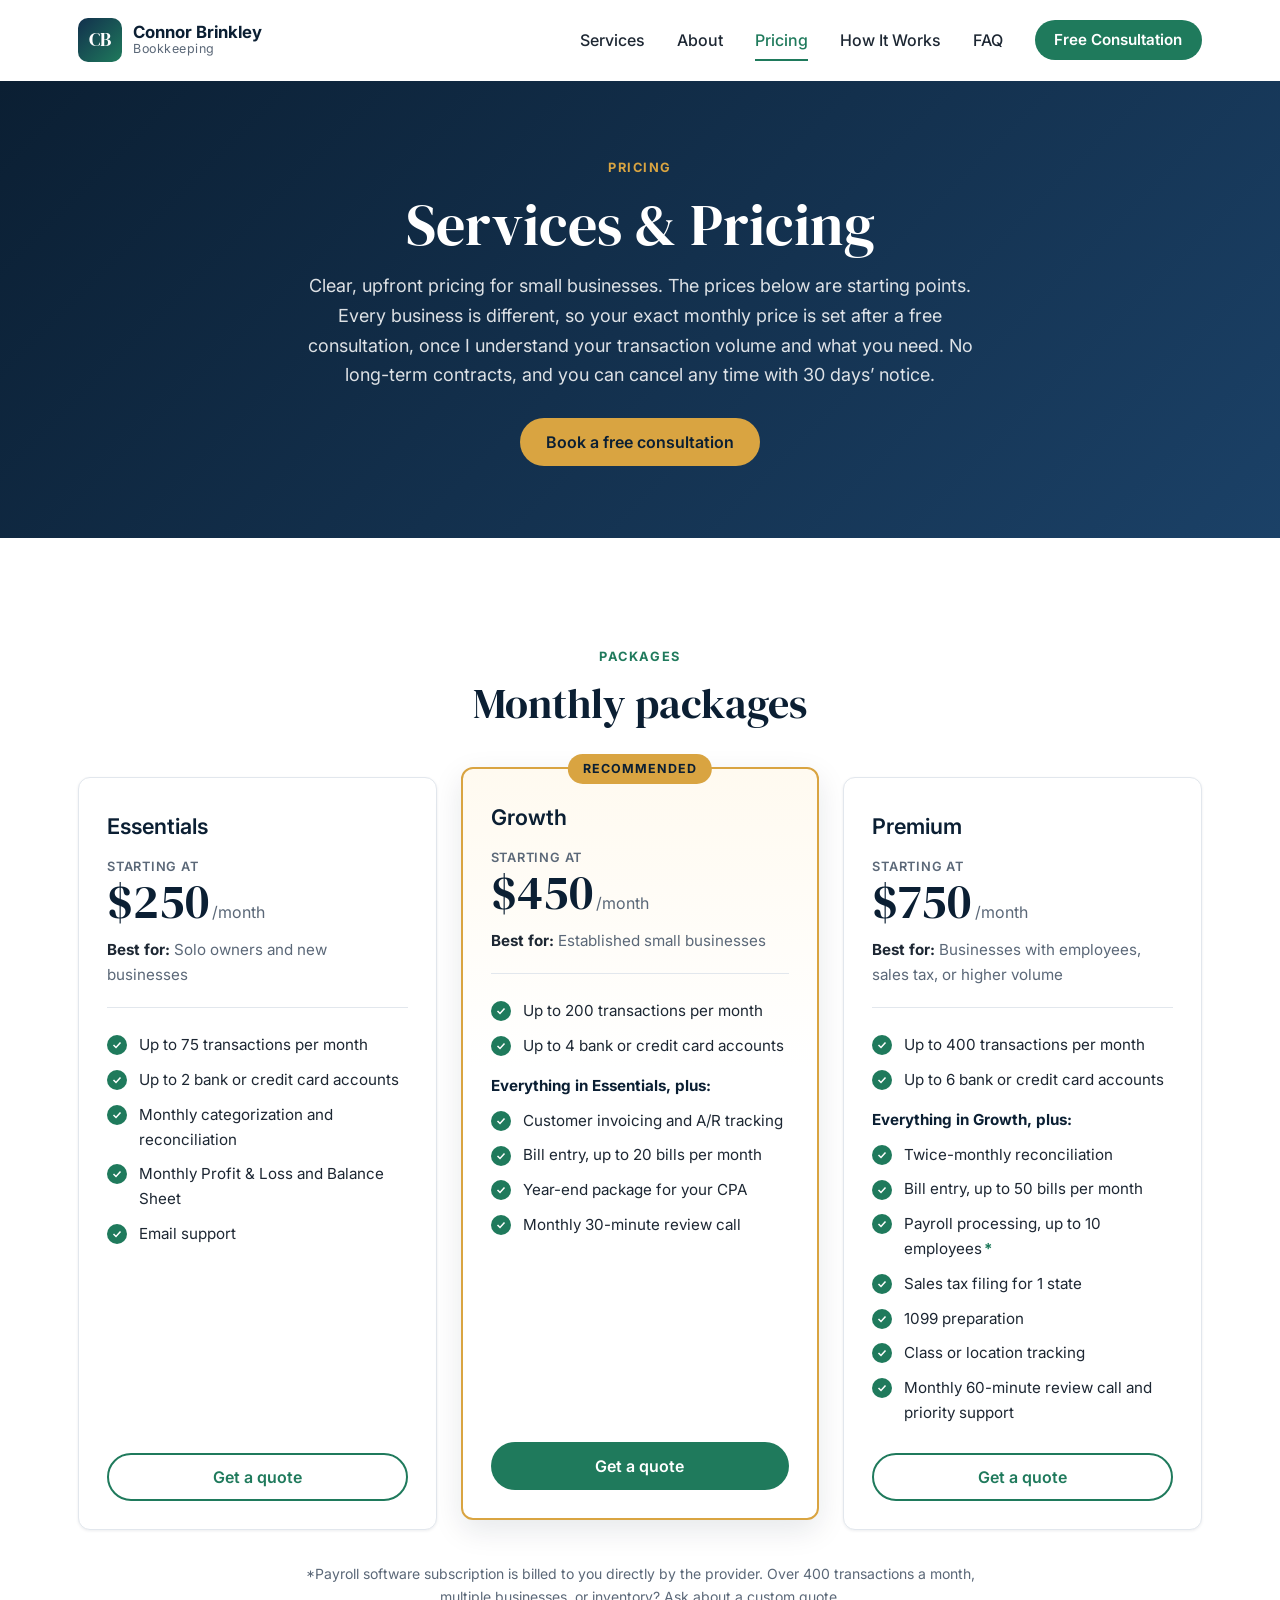
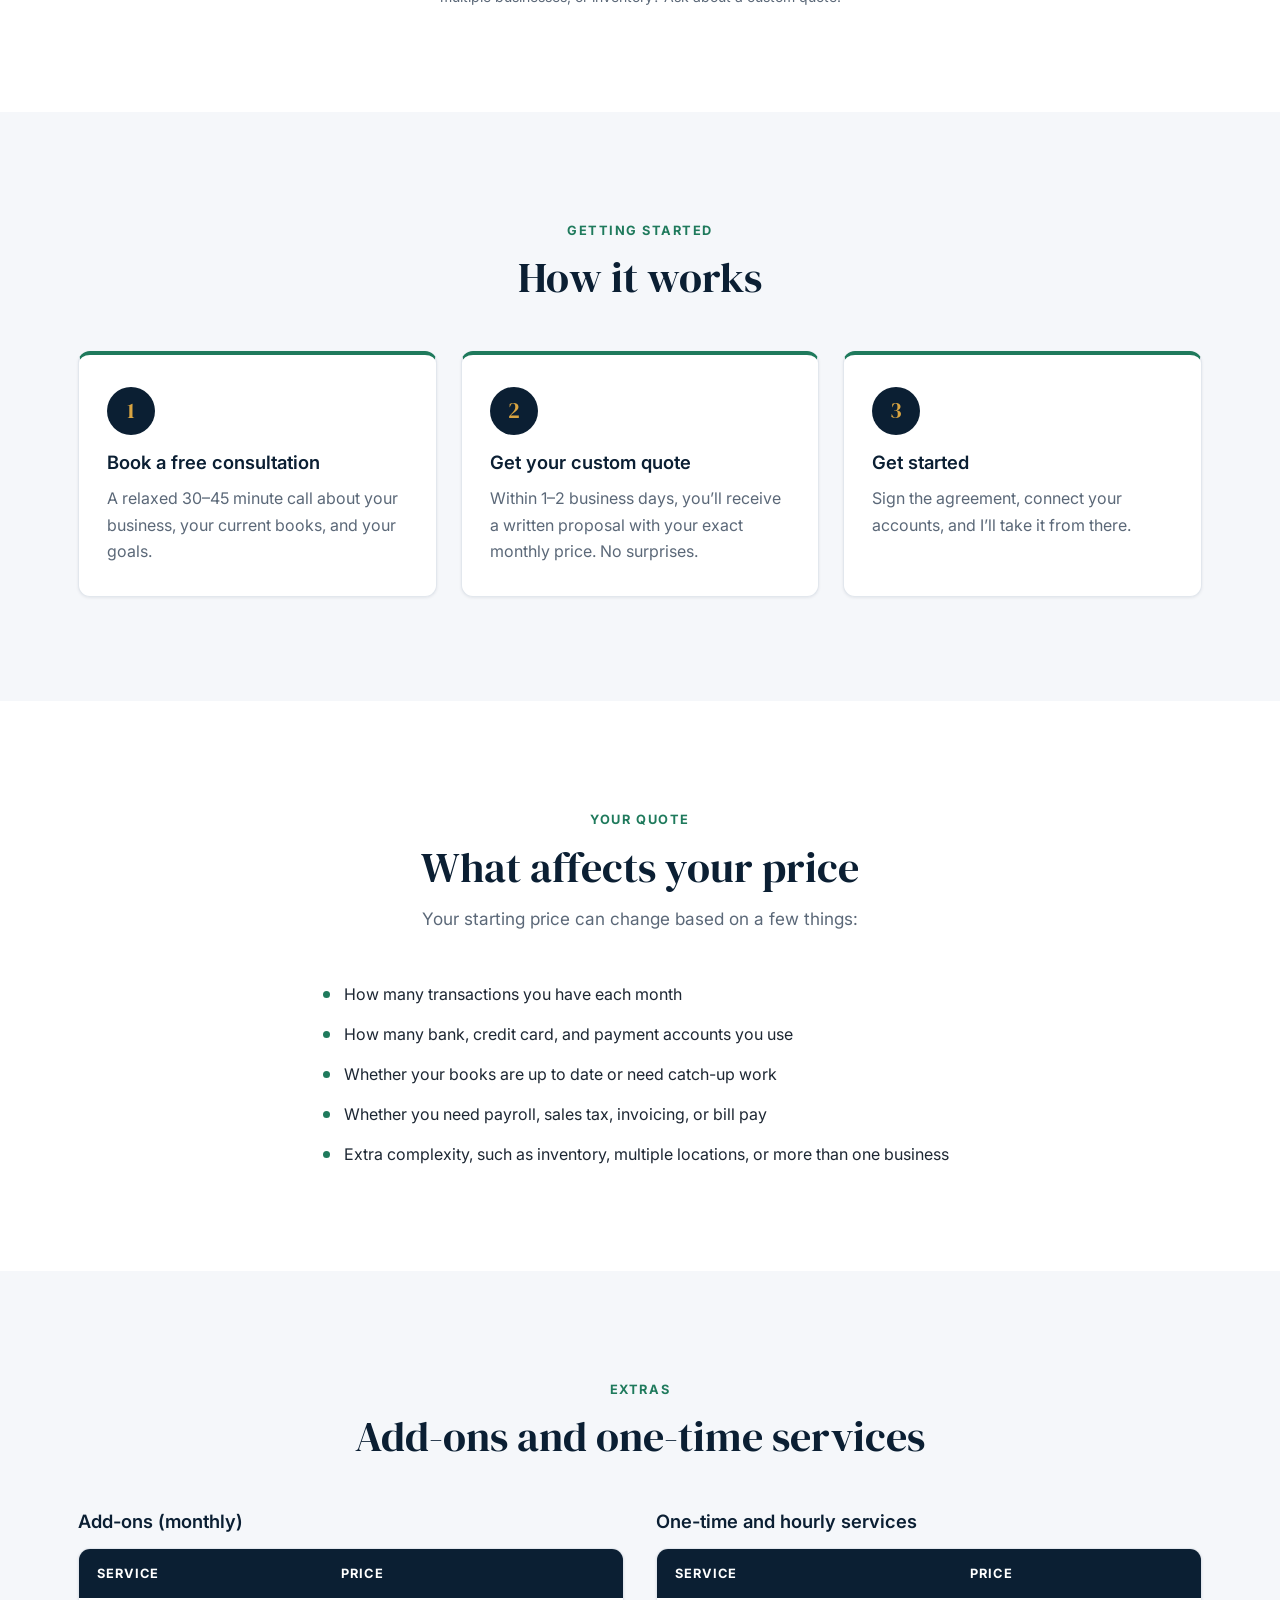
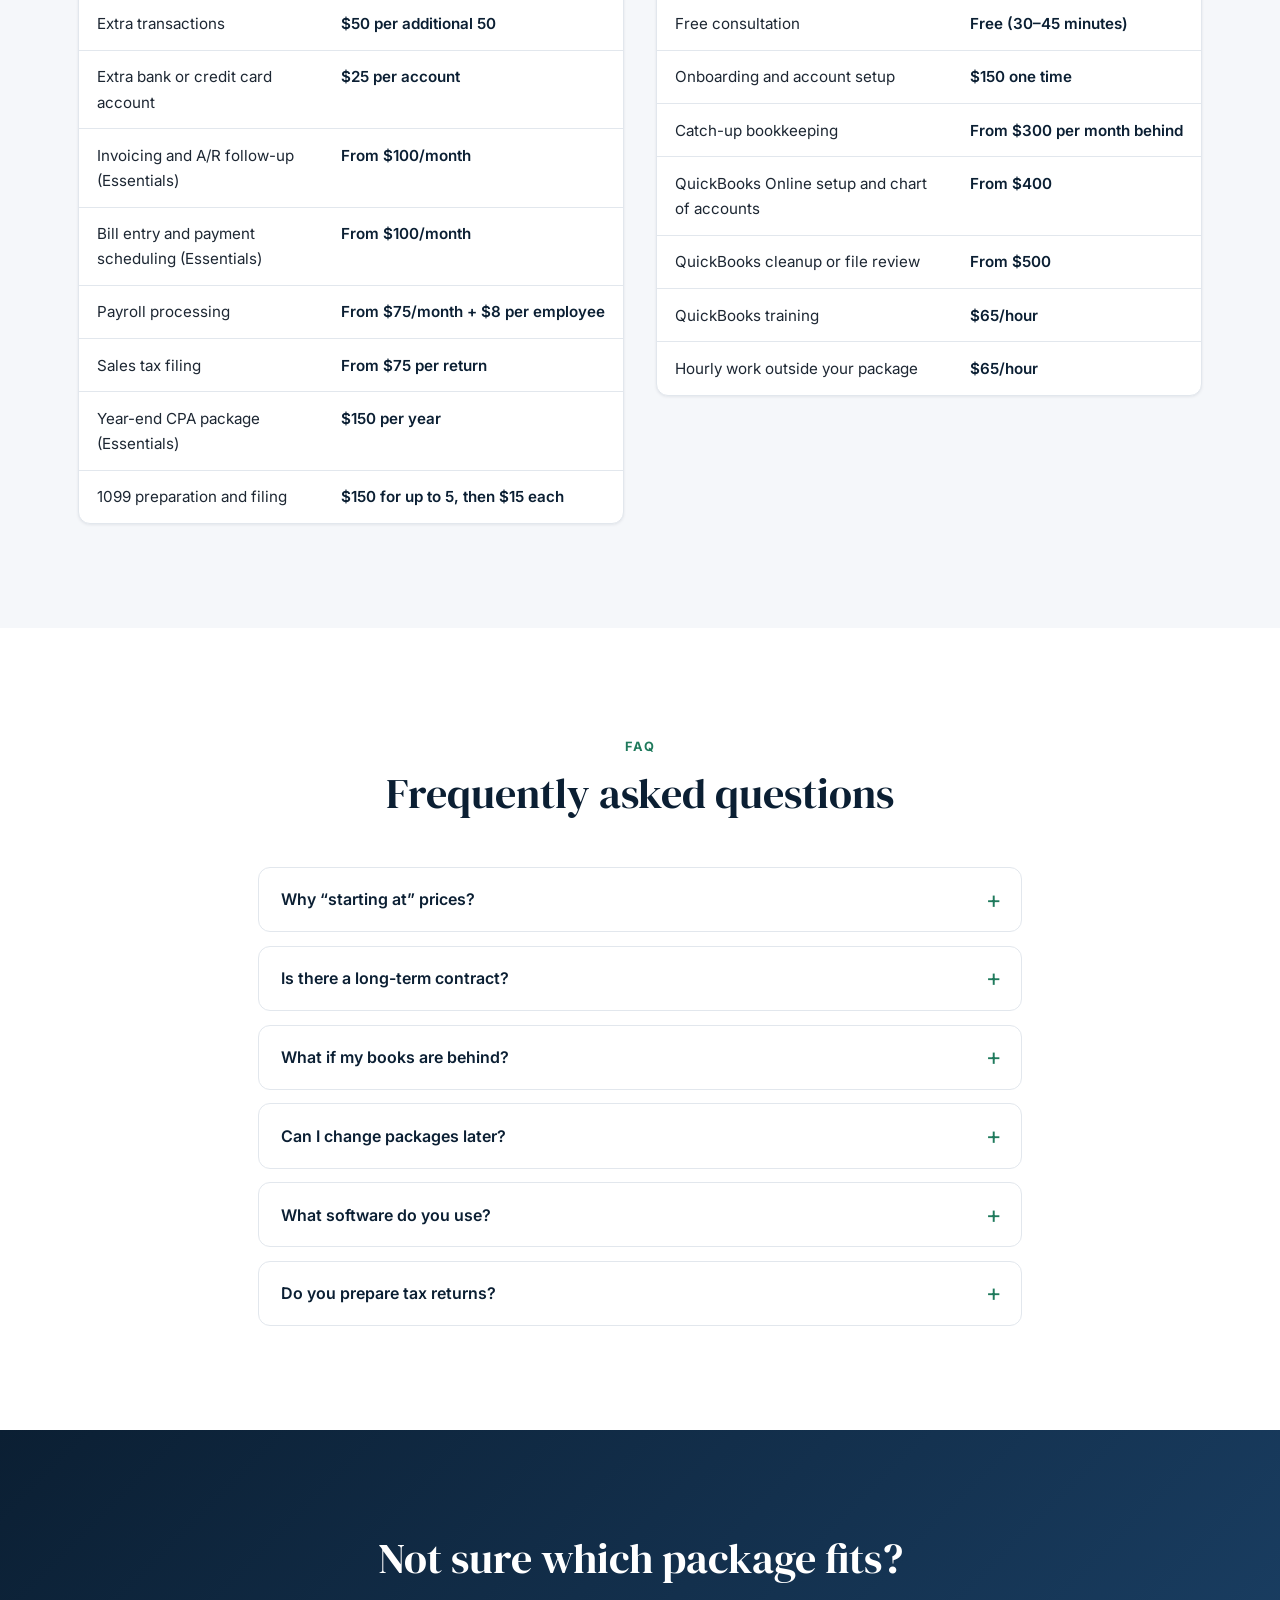
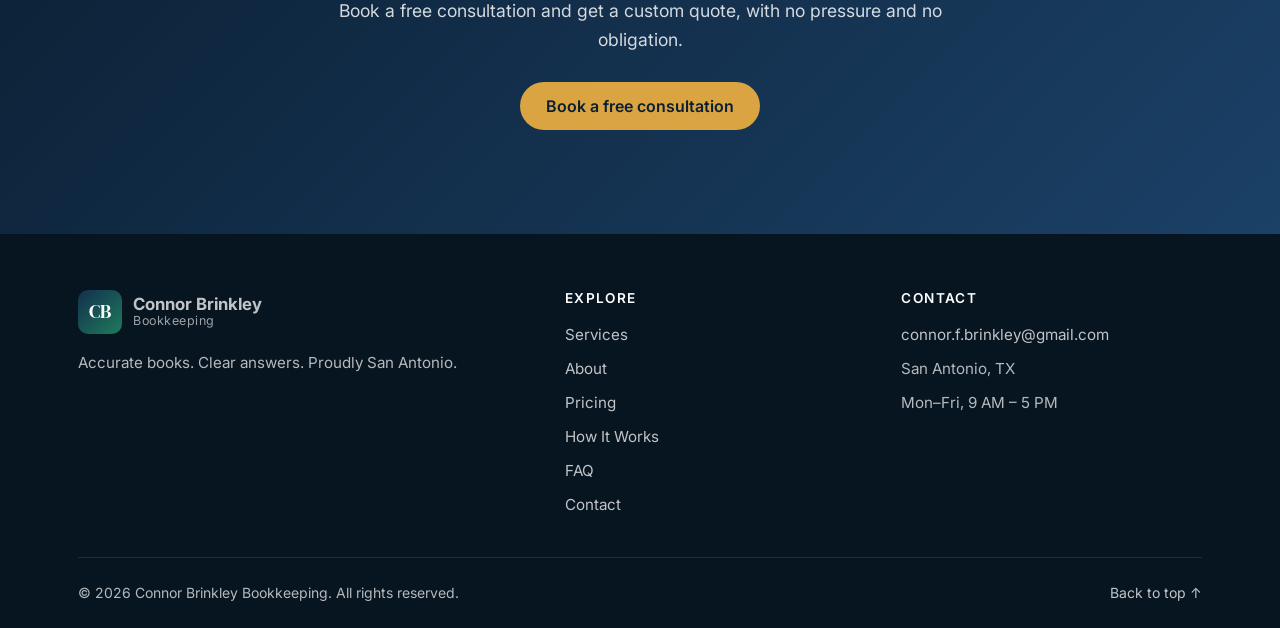
<file: pricing.html>
<!DOCTYPE html>
<html lang="en">
<head>
  <meta charset="UTF-8">
  <meta name="viewport" content="width=device-width, initial-scale=1.0">
  <title>Services &amp; Pricing | Connor Brinkley Bookkeeping</title>
  <meta name="description" content="Clear, upfront bookkeeping pricing for San Antonio small businesses. Monthly packages starting at $250/month, with your exact quote set after a free consultation. No long-term contracts.">

  <meta name="theme-color" content="#0b1f33">

  <meta property="og:type" content="website">
  <meta property="og:title" content="Services &amp; Pricing | Connor Brinkley Bookkeeping">
  <meta property="og:description" content="Monthly bookkeeping packages starting at $250/month. Exact quote after a free consultation. No long-term contracts.">
  <meta property="og:image" content="https://mithrilcode.github.io/connor-brinkley-bookkeeping/images/hero-tax-documents.jpg">
  <meta property="og:url" content="https://mithrilcode.github.io/connor-brinkley-bookkeeping/pricing.html">
  <meta name="twitter:card" content="summary_large_image">

  <link rel="icon" href="images/favicon.svg" type="image/svg+xml">

  <link rel="preconnect" href="https://fonts.googleapis.com">
  <link rel="preconnect" href="https://fonts.gstatic.com" crossorigin>
  <link href="https://fonts.googleapis.com/css2?family=DM+Serif+Display&family=Inter:wght@400;500;600;700&display=swap" rel="stylesheet">
  <link rel="stylesheet" href="css/styles.css">
</head>
<body>
  <a class="skip-link" href="#main">Skip to content</a>

  <!-- ============ HEADER / NAVIGATION ============ -->
  <header class="site-header" id="top">
    <div class="container nav-wrap">
      <a href="index.html" class="logo" aria-label="Connor Brinkley Bookkeeping home">
        <span class="logo-mark" aria-hidden="true">CB</span>
        <span class="logo-text">
          <strong>Connor Brinkley</strong>
          <small>Bookkeeping</small>
        </span>
      </a>

      <button class="nav-toggle" aria-controls="primary-nav" aria-expanded="false">
        <span class="sr-only">Open menu</span>
        <span class="bar"></span><span class="bar"></span><span class="bar"></span>
      </button>

      <nav class="primary-nav" id="primary-nav" aria-label="Primary">
        <ul>
          <li><a href="index.html#services">Services</a></li>
          <li><a href="about.html">About</a></li>
          <li><a href="pricing.html" class="active" aria-current="page">Pricing</a></li>
          <li><a href="index.html#process">How It Works</a></li>
          <li><a href="index.html#faq">FAQ</a></li>
          <li><a href="index.html#contact" class="btn btn-primary btn-sm">Free Consultation</a></li>
        </ul>
      </nav>
    </div>
  </header>

  <main id="main">
    <!-- ============ INTRO ============ -->
    <section class="page-hero page-hero-center">
      <div class="container narrow">
        <p class="eyebrow">Pricing</p>
        <h1>Services &amp; Pricing</h1>
        <p class="lead">
          Clear, upfront pricing for small businesses. The prices below are starting points.
          Every business is different, so your exact monthly price is set after a free
          consultation, once I understand your transaction volume and what you need. No
          long-term contracts, and you can cancel any time with 30 days&rsquo; notice.
        </p>
        <a href="index.html#contact" class="btn btn-accent">Book a free consultation</a>
      </div>
    </section>

    <!-- ============ MONTHLY PACKAGES ============ -->
    <section class="section" aria-labelledby="packages-heading">
      <div class="container">
        <header class="section-head">
          <p class="eyebrow">Packages</p>
          <h2 id="packages-heading">Monthly packages</h2>
        </header>

        <div class="pricing-grid">
          <!-- Essentials -->
          <article class="price-card" aria-labelledby="plan-essentials">
            <h3 id="plan-essentials" class="price-name">Essentials</h3>
            <p class="price-label">Starting at</p>
            <p class="price"><span class="price-amount">$250</span><span class="price-period">/month</span></p>
            <p class="price-fit"><strong>Best for:</strong> Solo owners and new businesses</p>
            <ul class="check-list price-features">
              <li>Up to 75 transactions per month</li>
              <li>Up to 2 bank or credit card accounts</li>
              <li>Monthly categorization and reconciliation</li>
              <li>Monthly Profit &amp; Loss and Balance Sheet</li>
              <li>Email support</li>
            </ul>
            <a href="index.html#contact" class="btn btn-outline btn-block">Get a quote</a>
          </article>

          <!-- Growth (featured) -->
          <article class="price-card price-card-featured" aria-labelledby="plan-growth">
            <p class="price-badge">Recommended</p>
            <h3 id="plan-growth" class="price-name">Growth</h3>
            <p class="price-label">Starting at</p>
            <p class="price"><span class="price-amount">$450</span><span class="price-period">/month</span></p>
            <p class="price-fit"><strong>Best for:</strong> Established small businesses</p>
            <ul class="check-list price-features">
              <li>Up to 200 transactions per month</li>
              <li>Up to 4 bank or credit card accounts</li>
              <li class="price-features-heading">Everything in Essentials, plus:</li>
              <li>Customer invoicing and A/R tracking</li>
              <li>Bill entry, up to 20 bills per month</li>
              <li>Year-end package for your CPA</li>
              <li>Monthly 30-minute review call</li>
            </ul>
            <a href="index.html#contact" class="btn btn-primary btn-block">Get a quote</a>
          </article>

          <!-- Premium -->
          <article class="price-card" aria-labelledby="plan-premium">
            <h3 id="plan-premium" class="price-name">Premium</h3>
            <p class="price-label">Starting at</p>
            <p class="price"><span class="price-amount">$750</span><span class="price-period">/month</span></p>
            <p class="price-fit"><strong>Best for:</strong> Businesses with employees, sales tax, or higher volume</p>
            <ul class="check-list price-features">
              <li>Up to 400 transactions per month</li>
              <li>Up to 6 bank or credit card accounts</li>
              <li class="price-features-heading">Everything in Growth, plus:</li>
              <li>Twice-monthly reconciliation</li>
              <li>Bill entry, up to 50 bills per month</li>
              <li>Payroll processing, up to 10 employees<a href="#pricing-note" class="footnote-ref" aria-label="See note about payroll software">*</a></li>
              <li>Sales tax filing for 1 state</li>
              <li>1099 preparation</li>
              <li>Class or location tracking</li>
              <li>Monthly 60-minute review call and priority support</li>
            </ul>
            <a href="index.html#contact" class="btn btn-outline btn-block">Get a quote</a>
          </article>
        </div>

        <p class="pricing-note" id="pricing-note">
          *Payroll software subscription is billed to you directly by the provider.
          Over 400 transactions a month, multiple businesses, or inventory? Ask about a custom quote.
        </p>
      </div>
    </section>

    <!-- ============ HOW IT WORKS ============ -->
    <section class="section section-alt" aria-labelledby="how-heading">
      <div class="container">
        <header class="section-head">
          <p class="eyebrow">Getting Started</p>
          <h2 id="how-heading">How it works</h2>
        </header>
        <ol class="steps">
          <li class="step">
            <span class="step-num" aria-hidden="true">1</span>
            <h3>Book a free consultation</h3>
            <p>A relaxed 30&ndash;45 minute call about your business, your current books, and your goals.</p>
          </li>
          <li class="step">
            <span class="step-num" aria-hidden="true">2</span>
            <h3>Get your custom quote</h3>
            <p>Within 1&ndash;2 business days, you&rsquo;ll receive a written proposal with your exact monthly price. No surprises.</p>
          </li>
          <li class="step">
            <span class="step-num" aria-hidden="true">3</span>
            <h3>Get started</h3>
            <p>Sign the agreement, connect your accounts, and I&rsquo;ll take it from there.</p>
          </li>
        </ol>
      </div>
    </section>

    <!-- ============ WHAT AFFECTS YOUR PRICE ============ -->
    <section class="section" aria-labelledby="factors-heading">
      <div class="container narrow">
        <header class="section-head">
          <p class="eyebrow">Your Quote</p>
          <h2 id="factors-heading">What affects your price</h2>
          <p>Your starting price can change based on a few things:</p>
        </header>
        <ul class="dot-list">
          <li>How many transactions you have each month</li>
          <li>How many bank, credit card, and payment accounts you use</li>
          <li>Whether your books are up to date or need catch-up work</li>
          <li>Whether you need payroll, sales tax, invoicing, or bill pay</li>
          <li>Extra complexity, such as inventory, multiple locations, or more than one business</li>
        </ul>
      </div>
    </section>

    <!-- ============ ADD-ONS & ONE-TIME SERVICES ============ -->
    <section class="section section-alt" aria-labelledby="extras-heading">
      <div class="container">
        <header class="section-head">
          <p class="eyebrow">Extras</p>
          <h2 id="extras-heading">Add-ons and one-time services</h2>
        </header>

        <div class="table-grid">
          <div class="table-block">
            <h3 id="addons-heading">Add-ons (monthly)</h3>
            <div class="table-wrap">
              <table class="price-table" aria-labelledby="addons-heading">
                <thead>
                  <tr><th scope="col">Service</th><th scope="col">Price</th></tr>
                </thead>
                <tbody>
                  <tr><td>Extra transactions</td><td>$50 per additional 50</td></tr>
                  <tr><td>Extra bank or credit card account</td><td>$25 per account</td></tr>
                  <tr><td>Invoicing and A/R follow-up (Essentials)</td><td>From $100/month</td></tr>
                  <tr><td>Bill entry and payment scheduling (Essentials)</td><td>From $100/month</td></tr>
                  <tr><td>Payroll processing</td><td>From $75/month + $8 per employee</td></tr>
                  <tr><td>Sales tax filing</td><td>From $75 per return</td></tr>
                  <tr><td>Year-end CPA package (Essentials)</td><td>$150 per year</td></tr>
                  <tr><td>1099 preparation and filing</td><td>$150 for up to 5, then $15 each</td></tr>
                </tbody>
              </table>
            </div>
          </div>

          <div class="table-block">
            <h3 id="onetime-heading">One-time and hourly services</h3>
            <div class="table-wrap">
              <table class="price-table" aria-labelledby="onetime-heading">
                <thead>
                  <tr><th scope="col">Service</th><th scope="col">Price</th></tr>
                </thead>
                <tbody>
                  <tr><td>Free consultation</td><td>Free (30&ndash;45 minutes)</td></tr>
                  <tr><td>Onboarding and account setup</td><td>$150 one time</td></tr>
                  <tr><td>Catch-up bookkeeping</td><td>From $300 per month behind</td></tr>
                  <tr><td>QuickBooks Online setup and chart of accounts</td><td>From $400</td></tr>
                  <tr><td>QuickBooks cleanup or file review</td><td>From $500</td></tr>
                  <tr><td>QuickBooks training</td><td>$65/hour</td></tr>
                  <tr><td>Hourly work outside your package</td><td>$65/hour</td></tr>
                </tbody>
              </table>
            </div>
          </div>
        </div>
      </div>
    </section>

    <!-- ============ FAQ ============ -->
    <section class="section" aria-labelledby="pricing-faq-heading">
      <div class="container narrow">
        <header class="section-head">
          <p class="eyebrow">FAQ</p>
          <h2 id="pricing-faq-heading">Frequently asked questions</h2>
        </header>
        <div class="faq-list">
          <details>
            <summary>Why &ldquo;starting at&rdquo; prices?</summary>
            <p>Every business&rsquo;s books are different. Starting prices give you an honest range up front, and the consultation lets me quote a price that fits your actual workload, so you never pay for more than you need.</p>
          </details>
          <details>
            <summary>Is there a long-term contract?</summary>
            <p>No. All monthly packages are month to month. You can cancel any time with 30 days&rsquo; written notice.</p>
          </details>
          <details>
            <summary>What if my books are behind?</summary>
            <p>No judgment, it&rsquo;s very common. Catch-up work is quoted separately as a one-time project, and then your regular monthly package begins.</p>
          </details>
          <details>
            <summary>Can I change packages later?</summary>
            <p>Yes. As your business grows or changes, you can move up or down a package.</p>
          </details>
          <details>
            <summary>What software do you use?</summary>
            <p>I&rsquo;m a QuickBooks Online ProAdvisor. If you&rsquo;re using something else, we can talk about switching during your consultation.</p>
          </details>
          <details>
            <summary>Do you prepare tax returns?</summary>
            <p>I don&rsquo;t prepare income tax returns, but I&rsquo;ll keep your books clean and send a year-end package to your CPA or tax preparer so tax time goes smoothly.</p>
          </details>
        </div>
      </div>
    </section>

    <!-- ============ CLOSING CTA ============ -->
    <section class="cta-banner cta-simple">
      <div class="container cta-content">
        <h2>Not sure which package fits?</h2>
        <p>Book a free consultation and get a custom quote, with no pressure and no obligation.</p>
        <a href="index.html#contact" class="btn btn-accent">Book a free consultation</a>
      </div>
    </section>
  </main>

  <!-- ============ FOOTER ============ -->
  <footer class="site-footer">
    <div class="container footer-grid">
      <div>
        <a href="index.html" class="logo logo-light">
          <span class="logo-mark" aria-hidden="true">CB</span>
          <span class="logo-text">
            <strong>Connor Brinkley</strong>
            <small>Bookkeeping</small>
          </span>
        </a>
        <p class="footer-tag">Accurate books. Clear answers. Proudly San Antonio.</p>
      </div>
      <nav aria-label="Footer">
        <h3>Explore</h3>
        <ul>
          <li><a href="index.html#services">Services</a></li>
          <li><a href="about.html">About</a></li>
          <li><a href="pricing.html">Pricing</a></li>
          <li><a href="index.html#process">How It Works</a></li>
          <li><a href="index.html#faq">FAQ</a></li>
          <li><a href="index.html#contact">Contact</a></li>
        </ul>
      </nav>
      <div>
        <h3>Contact</h3>
        <ul>
          <li><a href="mailto:connor.f.brinkley@gmail.com">connor.f.brinkley@gmail.com</a></li>
          <li>San Antonio, TX</li>
          <li>Mon&ndash;Fri, 9 AM &ndash; 5 PM</li>
        </ul>
      </div>
    </div>
    <div class="container footer-bottom">
      <p>&copy; <span id="year">2026</span> Connor Brinkley Bookkeeping. All rights reserved.</p>
      <a href="#top" class="back-to-top">Back to top &uarr;</a>
    </div>
  </footer>

  <script src="js/main.js" defer></script>
</body>
</html>
</file>
<file: css/styles.css>
/* ==========================================================================
   Connor Brinkley Bookkeeping — Stylesheet
   Mobile-first: base styles target phones, media queries scale up.
   ========================================================================== */

/* ---------- Design tokens ---------- */
:root {
  --navy-900: #0b1f33;
  --navy-800: #12304d;
  --navy-700: #1b4167;
  --green-600: #1f7a5c;
  --green-500: #26936f;
  --green-50: #eaf5f0;
  --gold-500: #d9a441;
  --gold-600: #c08d2c;

  --ink: #1d2733;
  --muted: #5b6878;
  --line: #e2e7ed;
  --surface: #ffffff;
  --surface-alt: #f5f7fa;

  --font-head: "DM Serif Display", Georgia, "Times New Roman", serif;
  --font-body: "Inter", system-ui, -apple-system, "Segoe UI", Roboto, sans-serif;

  --radius: 12px;
  --radius-sm: 8px;
  --shadow-sm: 0 1px 3px rgba(11, 31, 51, 0.08);
  --shadow: 0 10px 30px rgba(11, 31, 51, 0.10);
  --shadow-lg: 0 20px 50px rgba(11, 31, 51, 0.18);

  --header-h: 72px;
  --container: 1180px;
  --gutter: 1.25rem;
  --section-y: 4.5rem;
}

/* ---------- Reset / base ---------- */
*,
*::before,
*::after { box-sizing: border-box; }

html {
  scroll-behavior: smooth;
  scroll-padding-top: var(--header-h);
  -webkit-text-size-adjust: 100%;
}

body {
  margin: 0;
  font-family: var(--font-body);
  font-size: 1rem;
  line-height: 1.65;
  color: var(--ink);
  background: var(--surface);
  -webkit-font-smoothing: antialiased;
}

img { max-width: 100%; height: auto; display: block; }

a { color: var(--green-600); text-decoration: none; }
a:hover { text-decoration: underline; }

h1, h2, h3 {
  margin: 0 0 0.75rem;
  line-height: 1.2;
  color: var(--navy-900);
}
h1, h2 { font-family: var(--font-head); font-weight: 400; }
h1 { font-size: clamp(2.1rem, 6vw, 3.6rem); }
h2 { font-size: clamp(1.75rem, 4vw, 2.6rem); }
h3 { font-size: 1.15rem; font-weight: 600; }

p { margin: 0 0 1rem; }

ul, ol { margin: 0; padding: 0; list-style: none; }

:focus-visible {
  outline: 3px solid var(--gold-500);
  outline-offset: 3px;
  border-radius: 4px;
}

.sr-only {
  position: absolute;
  width: 1px; height: 1px;
  padding: 0; margin: -1px;
  overflow: hidden;
  clip: rect(0, 0, 0, 0);
  white-space: nowrap;
  border: 0;
}

.skip-link {
  position: absolute;
  left: 1rem; top: -100px;
  z-index: 200;
  padding: 0.6rem 1rem;
  background: var(--navy-900);
  color: #fff;
  border-radius: var(--radius-sm);
}
.skip-link:focus { top: 1rem; }

/* ---------- Layout helpers ---------- */
.container {
  width: 100%;
  max-width: var(--container);
  margin-inline: auto;
  padding-inline: var(--gutter);
}
.narrow { max-width: 820px; }

.section { padding-block: var(--section-y); }
.section-alt { background: var(--surface-alt); }

.section-head {
  max-width: 680px;
  margin: 0 auto 3rem;
  text-align: center;
}
.section-head p:last-child { color: var(--muted); font-size: 1.075rem; }

.eyebrow {
  display: inline-block;
  margin-bottom: 0.75rem;
  font-size: 0.8rem;
  font-weight: 700;
  letter-spacing: 0.12em;
  text-transform: uppercase;
  color: var(--green-600);
}

/* ---------- Buttons ---------- */
.btn {
  display: inline-flex;
  align-items: center;
  justify-content: center;
  gap: 0.5rem;
  min-height: 48px;
  padding: 0.8rem 1.5rem;
  border: 2px solid transparent;
  border-radius: 999px;
  font: 600 1rem/1 var(--font-body);
  cursor: pointer;
  text-decoration: none;
  transition: background-color 0.2s, color 0.2s, border-color 0.2s, transform 0.2s, box-shadow 0.2s;
}
.btn:hover { text-decoration: none; transform: translateY(-2px); }
.btn-sm { min-height: 40px; padding: 0.55rem 1.1rem; font-size: 0.95rem; }
.btn-block { width: 100%; }

.btn-primary { background: var(--green-600); color: #fff; }
.btn-primary:hover { background: var(--green-500); box-shadow: 0 8px 20px rgba(31, 122, 92, 0.3); }

.btn-accent { background: var(--gold-500); color: var(--navy-900); }
.btn-accent:hover { background: var(--gold-600); box-shadow: 0 8px 20px rgba(217, 164, 65, 0.35); }

.btn-outline { border-color: var(--green-600); color: var(--green-600); }
.btn-outline:hover { background: var(--green-600); color: #fff; }

.btn-group { display: flex; flex-wrap: wrap; gap: 0.75rem; }

.btn-outline-light { border-color: rgba(255, 255, 255, 0.7); color: #fff; }
.btn-outline-light:hover { background: #fff; color: var(--navy-900); }

/* ---------- Header / navigation ---------- */
.site-header {
  position: sticky;
  top: 0;
  z-index: 100;
  background: rgba(255, 255, 255, 0.97);
  border-bottom: 1px solid transparent;
  transition: box-shadow 0.25s, border-color 0.25s;
}
.site-header.scrolled {
  border-color: var(--line);
  box-shadow: var(--shadow-sm);
}

.nav-wrap {
  display: flex;
  align-items: center;
  justify-content: space-between;
  height: var(--header-h);
}

.logo {
  display: inline-flex;
  align-items: center;
  gap: 0.7rem;
  color: var(--navy-900);
}
.logo:hover { text-decoration: none; }
.logo-mark {
  display: grid;
  place-items: center;
  width: 44px; height: 44px;
  border-radius: 10px;
  background: linear-gradient(135deg, var(--navy-800), var(--green-600));
  color: #fff;
  font: 400 1.2rem/1 var(--font-head);
  letter-spacing: 0.02em;
}
.logo-text { display: flex; flex-direction: column; line-height: 1.15; }
.logo-text strong { font-size: 1.05rem; }
.logo-text small { font-size: 0.78rem; color: var(--muted); letter-spacing: 0.04em; }

.nav-toggle {
  display: inline-flex;
  flex-direction: column;
  justify-content: center;
  gap: 5px;
  width: 44px; height: 44px;
  padding: 0 10px;
  background: none;
  border: 0;
  cursor: pointer;
}
.nav-toggle .bar {
  display: block;
  height: 2px;
  background: var(--navy-900);
  border-radius: 2px;
  transition: transform 0.25s, opacity 0.25s;
}
.nav-toggle[aria-expanded="true"] .bar:nth-child(2) { transform: translateY(7px) rotate(45deg); }
.nav-toggle[aria-expanded="true"] .bar:nth-child(3) { opacity: 0; }
.nav-toggle[aria-expanded="true"] .bar:nth-child(4) { transform: translateY(-7px) rotate(-45deg); }

/* Mobile menu: slides down below the header */
.primary-nav {
  position: absolute;
  top: var(--header-h);
  left: 0; right: 0;
  background: #fff;
  border-bottom: 1px solid var(--line);
  box-shadow: var(--shadow);
  visibility: hidden;
  opacity: 0;
  transform: translateY(-8px);
  transition: opacity 0.2s, transform 0.2s, visibility 0.2s;
}
.primary-nav.open { visibility: visible; opacity: 1; transform: none; }
.primary-nav ul { display: flex; flex-direction: column; padding: 0.5rem var(--gutter) 1.25rem; }
.primary-nav a:not(.btn) {
  display: block;
  padding: 0.85rem 0;
  border-bottom: 1px solid var(--line);
  color: var(--ink);
  font-weight: 500;
}
.primary-nav a:not(.btn):hover,
.primary-nav a[aria-current="page"] { color: var(--green-600); text-decoration: none; }
.primary-nav .btn { margin-top: 1rem; width: 100%; }

/* ---------- Hero ---------- */
.hero {
  position: relative;
  display: flex;
  align-items: center;
  min-height: calc(100svh - var(--header-h));
  padding-block: 4rem;
  color: #fff;
  background:
    linear-gradient(100deg, rgba(11, 31, 51, 0.94) 0%, rgba(11, 31, 51, 0.82) 50%, rgba(11, 31, 51, 0.55) 100%),
    url("../images/hero-tax-documents.jpg") center / cover no-repeat;
}
.hero-content { max-width: var(--container); }
.hero h1 { color: #fff; max-width: 14ch; }
.hero .eyebrow { color: var(--gold-500); }
.hero .lead {
  max-width: 560px;
  font-size: 1.125rem;
  color: rgba(255, 255, 255, 0.86);
}
.hero-actions { display: flex; flex-wrap: wrap; gap: 0.85rem; margin: 2rem 0 2.25rem; }
.hero-actions .btn { flex: 1 1 220px; max-width: 280px; }
.hero-points { display: flex; flex-wrap: wrap; gap: 0.5rem 1.75rem; color: rgba(255, 255, 255, 0.85); font-size: 0.95rem; }
.hero-points li { display: flex; align-items: center; gap: 0.5rem; }
.hero-points li::before {
  content: "";
  width: 18px; height: 18px;
  flex-shrink: 0;
  border-radius: 50%;
  background: var(--green-500) url("data:image/svg+xml,%3Csvg xmlns='http://www.w3.org/2000/svg' viewBox='0 0 24 24' fill='none' stroke='white' stroke-width='3'%3E%3Cpath d='M5 12l5 5 9-10'/%3E%3C/svg%3E") center / 12px no-repeat;
}

/* ---------- Services ---------- */
.feature-grid {
  display: grid;
  gap: 1.5rem;
  grid-template-columns: 1fr;
}
.feature-card {
  overflow: hidden;
  background: var(--surface);
  border: 1px solid var(--line);
  border-radius: var(--radius);
  box-shadow: var(--shadow-sm);
  transition: transform 0.25s, box-shadow 0.25s;
}
.feature-card:hover { transform: translateY(-4px); box-shadow: var(--shadow); }
.feature-card img { width: 100%; aspect-ratio: 16 / 10; object-fit: cover; }
.feature-body { padding: 1.5rem; }
.feature-body p { margin: 0; color: var(--muted); }

.service-list {
  display: grid;
  gap: 1rem;
  grid-template-columns: 1fr;
  margin-top: 2.5rem;
}
.service-item {
  display: flex;
  gap: 1rem;
  padding: 1.35rem;
  background: var(--surface-alt);
  border-radius: var(--radius);
}
.service-item h3 { margin-bottom: 0.3rem; font-size: 1.05rem; }
.service-item p { margin: 0; color: var(--muted); font-size: 0.95rem; }

.icon {
  display: grid;
  place-items: center;
  flex-shrink: 0;
  width: 44px; height: 44px;
  border-radius: 10px;
  background: var(--green-50);
}
.icon svg {
  width: 22px; height: 22px;
  fill: none;
  stroke: var(--green-600);
  stroke-width: 2;
  stroke-linecap: round;
  stroke-linejoin: round;
}

/* ---------- About (split layout) ---------- */
.split {
  display: grid;
  gap: 2.5rem;
  align-items: center;
}
.split-media img {
  width: 100%;
  aspect-ratio: 4 / 3;
  object-fit: cover;
  border-radius: var(--radius);
  box-shadow: var(--shadow-lg);
}
.split-content p { color: var(--muted); }

/* Portrait headshot: taller crop, face kept in frame */
.split-media img.headshot {
  aspect-ratio: 4 / 5;
  object-position: center top;
  max-width: 440px;
  margin-inline: auto;
}

/* Certification badges */
.badge-row {
  display: flex;
  flex-wrap: wrap;
  gap: 1rem;
  margin: 1.5rem 0 2rem;
}
.badge-row img { width: 112px; height: auto; }

.check-list { margin: 1.5rem 0 2rem; display: grid; gap: 0.75rem; }
.check-list li {
  position: relative;
  padding-left: 2rem;
  font-weight: 500;
}
.check-list li::before {
  content: "";
  position: absolute;
  left: 0; top: 0.2rem;
  width: 20px; height: 20px;
  border-radius: 50%;
  background: var(--green-600) url("data:image/svg+xml,%3Csvg xmlns='http://www.w3.org/2000/svg' viewBox='0 0 24 24' fill='none' stroke='white' stroke-width='3'%3E%3Cpath d='M5 12l5 5 9-10'/%3E%3C/svg%3E") center / 12px no-repeat;
}

/* ---------- Process steps ---------- */
.steps {
  display: grid;
  gap: 1.5rem;
  counter-reset: none;
}
.step {
  position: relative;
  padding: 2rem 1.75rem;
  background: var(--surface);
  border: 1px solid var(--line);
  border-top: 4px solid var(--green-600);
  border-radius: var(--radius);
  box-shadow: var(--shadow-sm);
}
.step-num {
  display: grid;
  place-items: center;
  width: 48px; height: 48px;
  margin-bottom: 1rem;
  border-radius: 50%;
  background: var(--navy-900);
  color: var(--gold-500);
  font: 400 1.4rem/1 var(--font-head);
}
.step p { margin: 0; color: var(--muted); }

/* ---------- CTA banner ---------- */
.cta-banner {
  padding-block: var(--section-y);
  background: linear-gradient(135deg, var(--navy-900), var(--navy-700));
  color: #fff;
}
.cta-inner { display: grid; gap: 2.5rem; align-items: center; }
.cta-media img {
  width: 100%;
  aspect-ratio: 3 / 2;
  object-fit: cover;
  border-radius: var(--radius);
  box-shadow: var(--shadow-lg);
}
.cta-content h2 { color: #fff; }
.cta-content p { color: rgba(255, 255, 255, 0.82); font-size: 1.1rem; margin-bottom: 1.75rem; }

/* ---------- FAQ ---------- */
.faq-list { display: grid; gap: 0.85rem; }
.faq-list details {
  background: var(--surface);
  border: 1px solid var(--line);
  border-radius: var(--radius);
  transition: box-shadow 0.2s, border-color 0.2s;
}
.faq-list details[open] { border-color: var(--green-600); box-shadow: var(--shadow-sm); }
.faq-list summary {
  position: relative;
  padding: 1.15rem 3.25rem 1.15rem 1.35rem;
  font-weight: 600;
  color: var(--navy-900);
  cursor: pointer;
  list-style: none;
}
.faq-list summary::-webkit-details-marker { display: none; }
.faq-list summary::after {
  content: "+";
  position: absolute;
  right: 1.25rem; top: 50%;
  transform: translateY(-50%);
  font-size: 1.5rem;
  font-weight: 400;
  color: var(--green-600);
  transition: transform 0.2s;
}
.faq-list details[open] summary::after { transform: translateY(-50%) rotate(45deg); }
.faq-list details p { margin: 0; padding: 0 1.35rem 1.25rem; color: var(--muted); }

/* ---------- Contact ---------- */
.section-dark { background: var(--navy-900); color: rgba(255, 255, 255, 0.85); }
.section-dark h2 { color: #fff; }
.section-dark .eyebrow { color: var(--gold-500); }

.contact-grid { display: grid; gap: 3rem; }

.contact-details { display: grid; gap: 1rem; margin-top: 2rem; }
.contact-details li { display: flex; align-items: center; gap: 0.9rem; }
.contact-details a { color: #fff; font-weight: 500; }
.contact-details .icon { background: rgba(255, 255, 255, 0.08); }
.contact-details .icon svg { stroke: var(--gold-500); }

.contact-form {
  padding: 1.75rem;
  background: var(--surface);
  border-radius: var(--radius);
  box-shadow: var(--shadow-lg);
  color: var(--ink);
}
.form-row { display: grid; gap: 0 1.25rem; }
.field { margin-bottom: 1.1rem; }
.field label { display: block; margin-bottom: 0.4rem; font-weight: 600; font-size: 0.95rem; }
.optional { font-weight: 400; color: var(--muted); }

.field input,
.field select,
.field textarea {
  width: 100%;
  padding: 0.8rem 0.95rem;
  border: 1.5px solid var(--line);
  border-radius: var(--radius-sm);
  background: #fff;
  color: var(--ink);
  font: 1rem/1.4 var(--font-body);   /* 16px prevents iOS zoom on focus */
  transition: border-color 0.2s, box-shadow 0.2s;
}
.field textarea { resize: vertical; min-height: 130px; }
.field input:focus,
.field select:focus,
.field textarea:focus {
  outline: none;
  border-color: var(--green-600);
  box-shadow: 0 0 0 3px rgba(31, 122, 92, 0.15);
}
.field.invalid input,
.field.invalid select,
.field.invalid textarea { border-color: #c0392b; }
.error { display: block; min-height: 1.2em; margin-top: 0.3rem; font-size: 0.85rem; color: #c0392b; }

.form-note { font-size: 0.85rem; color: var(--muted); }
.form-status { margin: 1rem 0 0; font-weight: 600; text-align: center; }
.form-status.success { color: var(--green-600); }
.form-status.failure { color: #c0392b; }

/* ---------- Footer ---------- */
.site-footer {
  padding-top: 3.5rem;
  background: #071521;
  color: rgba(255, 255, 255, 0.7);
  font-size: 0.95rem;
}
.site-footer h3 {
  margin-bottom: 1rem;
  font-size: 0.85rem;
  letter-spacing: 0.1em;
  text-transform: uppercase;
  color: #fff;
}
.site-footer ul { display: grid; gap: 0.55rem; }
.site-footer a { color: rgba(255, 255, 255, 0.75); }
.site-footer a:hover { color: #fff; }
.logo-light, .logo-light:hover { color: #fff; }
.logo-light .logo-text small { color: rgba(255, 255, 255, 0.6); }
.footer-tag { margin-top: 1rem; }

.footer-grid { display: grid; gap: 2.25rem; padding-bottom: 2.5rem; }
.footer-bottom {
  display: flex;
  flex-wrap: wrap;
  justify-content: space-between;
  gap: 0.75rem;
  position: relative;
  padding-block: 1.5rem;
  font-size: 0.875rem;
}
/* Divider aligned with the content edges instead of spanning the gutters */
.footer-bottom::before {
  content: "";
  position: absolute;
  top: 0;
  left: var(--gutter);
  right: var(--gutter);
  height: 1px;
  background: rgba(255, 255, 255, 0.1);
}
.footer-bottom p { margin: 0; }

/* ---------- About page ---------- */
.page-hero {
  padding-block: 3.5rem;
  background: linear-gradient(135deg, var(--navy-900), var(--navy-700));
  color: #fff;
}
.page-hero-grid { display: grid; gap: 2.5rem; align-items: center; }
.page-hero h1 { color: #fff; }
.page-hero .eyebrow { color: var(--gold-500); }
.page-hero .lead { max-width: 580px; font-size: 1.125rem; color: rgba(255, 255, 255, 0.86); margin-bottom: 1.75rem; }
.page-hero-photo img {
  width: 100%;
  max-width: 340px;
  margin-inline: auto;
  aspect-ratio: 4 / 5;
  object-fit: cover;
  object-position: center top;
  border-radius: var(--radius);
  border: 4px solid rgba(255, 255, 255, 0.12);
  box-shadow: var(--shadow-lg);
}

.timeline { position: relative; display: grid; gap: 1.75rem; padding-left: 2rem; }
.timeline::before {
  content: "";
  position: absolute;
  left: 7px; top: 0.5rem; bottom: 0.5rem;
  width: 2px;
  background: var(--line);
}
.timeline-item {
  position: relative;
  padding: 1.5rem 1.5rem 1.25rem;
  background: var(--surface);
  border: 1px solid var(--line);
  border-radius: var(--radius);
  box-shadow: var(--shadow-sm);
}
.timeline-item::before {
  content: "";
  position: absolute;
  left: calc(-2rem + 1px); top: 1.75rem;
  width: 14px; height: 14px;
  border-radius: 50%;
  background: var(--green-600);
  box-shadow: 0 0 0 4px var(--surface-alt);
}
.timeline-date {
  display: inline-block;
  margin-bottom: 0.5rem;
  padding: 0.2rem 0.7rem;
  border-radius: 999px;
  background: var(--green-50);
  color: var(--green-600);
  font-size: 0.8rem;
  font-weight: 700;
  letter-spacing: 0.04em;
}
.timeline-item h3 { margin-bottom: 0.2rem; }
.timeline-org { color: var(--muted); font-size: 0.95rem; }
.timeline-item > p:last-child { margin-bottom: 0; color: var(--muted); }
.timeline-item .check-list { margin: 1rem 0 0.5rem; }
.timeline-item .check-list li { font-weight: 400; }

.credential-grid {
  display: grid;
  gap: 1.5rem;
  max-width: 900px;
  margin-inline: auto;
}
.credential-card {
  padding: 2rem 1.75rem;
  text-align: center;
  background: var(--surface);
  border: 1px solid var(--line);
  border-radius: var(--radius);
  box-shadow: var(--shadow-sm);
}
.credential-card img { width: 160px; margin: 0 auto 1.25rem; }
.credential-meta { color: var(--green-600); font-weight: 600; font-size: 0.9rem; }
.credential-card p:last-child { margin: 0; color: var(--muted); }

.cta-simple .cta-content { max-width: 720px; text-align: center; }

/* ---------- Pricing page ---------- */
.page-hero-center { text-align: center; }
.page-hero-center .lead { margin-inline: auto; max-width: 680px; }

.pricing-grid {
  display: grid;
  gap: 1.75rem;
  max-width: 460px;
  margin-inline: auto;
  align-items: stretch;
}
.price-card {
  position: relative;
  display: flex;
  flex-direction: column;
  padding: 2.25rem 1.75rem 1.75rem;
  background: var(--surface);
  border: 1px solid var(--line);
  border-radius: var(--radius);
  box-shadow: var(--shadow-sm);
}
.price-card-featured {
  border: 2px solid var(--gold-500);
  background: linear-gradient(180deg, #fffaf0 0%, var(--surface) 40%);
  box-shadow: var(--shadow);
}
.price-badge {
  position: absolute;
  top: 0; left: 50%;
  transform: translate(-50%, -50%);
  margin: 0;
  padding: 0.3rem 0.95rem;
  border-radius: 999px;
  background: var(--gold-500);
  color: var(--navy-900);
  font-size: 0.78rem;
  font-weight: 700;
  letter-spacing: 0.08em;
  text-transform: uppercase;
  white-space: nowrap;
}
.price-name { margin-bottom: 1rem; font-size: 1.35rem; }
.price-label {
  margin: 0;
  font-size: 0.8rem;
  font-weight: 600;
  letter-spacing: 0.06em;
  text-transform: uppercase;
  color: var(--muted);
}
.price { margin: 0 0 0.75rem; line-height: 1; color: var(--navy-900); }
.price-amount { font: 400 3rem/1 var(--font-head); }
.price-period { margin-left: 0.2rem; font-size: 1rem; color: var(--muted); }
.price-fit {
  padding-bottom: 1.25rem;
  border-bottom: 1px solid var(--line);
  font-size: 0.95rem;
  color: var(--muted);
}
.price-fit strong { color: var(--ink); }

.price-features { margin: 0.5rem 0 1.75rem; gap: 0.6rem; }
.price-features li { font-weight: 400; font-size: 0.95rem; }
.price-features .price-features-heading {
  padding-left: 0;
  margin-top: 0.35rem;
  font-weight: 700;
  color: var(--navy-900);
}
.price-features .price-features-heading::before { display: none; }
.price-card .btn { margin-top: auto; }

.footnote-ref { margin-left: 0.1rem; font-weight: 700; color: var(--green-600); }

.pricing-note {
  max-width: 720px;
  margin: 2rem auto 0;
  text-align: center;
  font-size: 0.875rem;
  color: var(--muted);
}

.dot-list { display: grid; gap: 0.85rem; max-width: 640px; margin-inline: auto; }
.dot-list li { position: relative; padding-left: 1.5rem; }
.dot-list li::before {
  content: "";
  position: absolute;
  left: 0.2rem; top: 0.65em;
  width: 7px; height: 7px;
  border-radius: 50%;
  background: var(--green-600);
}

.table-grid { display: grid; gap: 2.5rem; }
.table-block h3 { margin-bottom: 1rem; }
.table-wrap {
  overflow-x: auto;
  -webkit-overflow-scrolling: touch;
  background: var(--surface);
  border: 1px solid var(--line);
  border-radius: var(--radius);
  box-shadow: var(--shadow-sm);
}
.price-table { width: 100%; border-collapse: collapse; font-size: 0.95rem; }
.price-table th,
.price-table td { padding: 0.85rem 1.1rem; text-align: left; vertical-align: top; }
.price-table thead th {
  background: var(--navy-900);
  color: #fff;
  font-size: 0.8rem;
  font-weight: 700;
  letter-spacing: 0.08em;
  text-transform: uppercase;
}
.price-table tbody tr + tr td { border-top: 1px solid var(--line); }
.price-table td:last-child { font-weight: 600; color: var(--navy-900); }

/* ---------- Scroll reveal (enabled by JS) ---------- */
.js .reveal { opacity: 0; transform: translateY(24px); transition: opacity 0.6s ease, transform 0.6s ease; }
.js .reveal.visible { opacity: 1; transform: none; }

/* ==========================================================================
   Responsive breakpoints
   ========================================================================== */

/* Small tablets (≥ 600px) */
@media (min-width: 600px) {
  :root { --gutter: 1.75rem; }
  .service-list { grid-template-columns: repeat(2, 1fr); }
  .form-row { grid-template-columns: 1fr 1fr; }
  .contact-form { padding: 2.25rem; }
  .footer-grid { grid-template-columns: 1.5fr 1fr 1fr; }
}

/* Tablets (≥ 768px) */
@media (min-width: 768px) {
  :root { --section-y: 5.5rem; }
  .feature-grid { grid-template-columns: repeat(2, 1fr); }
  .feature-grid .feature-card:last-child { grid-column: 1 / -1; }
  .steps { grid-template-columns: repeat(3, 1fr); }
  .credential-grid { grid-template-columns: 1fr 1fr; }
  .values-list { grid-template-columns: repeat(2, 1fr); }
  .page-hero { padding-block: 4.5rem; }
  .page-hero-grid { grid-template-columns: 1.4fr 1fr; gap: 3.5rem; }
  .price-table td:last-child { white-space: nowrap; }
}

/* Desktop (≥ 1024px) */
@media (min-width: 1024px) {
  :root { --header-h: 80px; --section-y: 6.5rem; }

  /* Horizontal navigation replaces the hamburger menu */
  .nav-toggle { display: none; }
  .primary-nav {
    position: static;
    visibility: visible;
    opacity: 1;
    transform: none;
    background: none;
    border: 0;
    box-shadow: none;
  }
  .primary-nav ul { flex-direction: row; align-items: center; gap: 2rem; padding: 0; }
  .primary-nav a:not(.btn) { padding: 0.25rem 0; border: 0; position: relative; }
  .primary-nav a:not(.btn)::after {
    content: "";
    position: absolute;
    left: 0; bottom: -4px;
    width: 100%; height: 2px;
    background: var(--green-600);
    transform: scaleX(0);
    transform-origin: left;
    transition: transform 0.25s;
  }
  .primary-nav a:not(.btn):hover::after,
  .primary-nav a.active::after { transform: scaleX(1); }
  .primary-nav .btn { margin-top: 0; width: auto; }

  .feature-grid { grid-template-columns: repeat(3, 1fr); }
  .feature-grid .feature-card:last-child { grid-column: auto; }
  .service-list { grid-template-columns: repeat(3, 1fr); }
  .values-list { grid-template-columns: repeat(2, 1fr); max-width: 900px; margin-inline: auto; }

  .pricing-grid { grid-template-columns: repeat(3, 1fr); max-width: none; gap: 1.5rem; }
  .price-card-featured { top: -10px; }
  .table-grid { grid-template-columns: 1fr 1fr; gap: 2rem; }

  .split { grid-template-columns: 1fr 1fr; gap: 4.5rem; }
  .cta-inner { grid-template-columns: 1fr 1.1fr; gap: 4rem; }
  .contact-grid { grid-template-columns: 1fr 1.2fr; gap: 4.5rem; align-items: start; }
}

/* Respect users who prefer reduced motion */
@media (prefers-reduced-motion: reduce) {
  html { scroll-behavior: auto; }
  *, *::before, *::after { transition: none !important; animation: none !important; }
  .js .reveal { opacity: 1; transform: none; }
}
</file>
